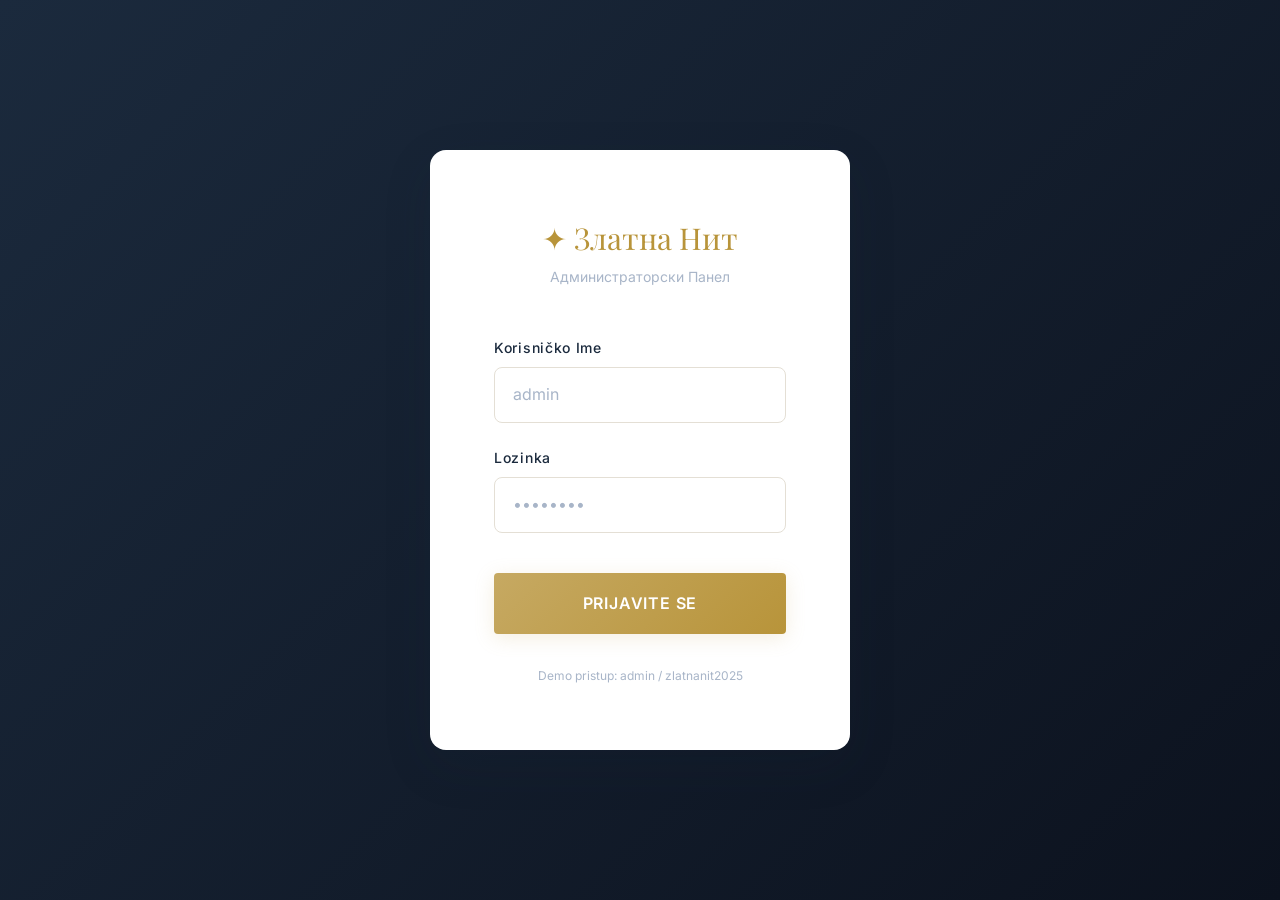
<file: admin/index.html>
<!DOCTYPE html>
<html lang="sr">
<head>
  <meta charset="UTF-8">
  <meta name="viewport" content="width=device-width, initial-scale=1.0">
  <meta name="robots" content="noindex, nofollow">
  <title>Admin — Златна Нит</title>
  <link rel="preconnect" href="https://fonts.googleapis.com">
  <link rel="preconnect" href="https://fonts.gstatic.com" crossorigin>
  <link href="https://fonts.googleapis.com/css2?family=Inter:wght@300;400;500;600;700&family=Playfair+Display:wght@400;600;700&display=swap" rel="stylesheet">
  <link rel="stylesheet" href="../css/variables.css">
  <link rel="stylesheet" href="../css/base.css">
  <link rel="stylesheet" href="../css/components.css">
  <link rel="stylesheet" href="../css/admin.css">
</head>
<body>
  <div class="admin-login">
    <div class="admin-login-card">
      <div class="login-logo">✦ Златна Нит</div>
      <p class="login-subtitle">Администраторски Панел</p>
      
      <p class="login-error" id="login-error">Pogrešno korisničko ime ili lozinka.</p>
      
      <form id="login-form" onsubmit="handleLogin(event)">
        <div class="form-group">
          <label class="form-label" for="login-username">Korisničko Ime</label>
          <input type="text" class="form-input" id="login-username" name="username" required placeholder="admin" autocomplete="username">
        </div>
        <div class="form-group">
          <label class="form-label" for="login-password">Lozinka</label>
          <input type="password" class="form-input" id="login-password" name="password" required placeholder="••••••••" autocomplete="current-password">
        </div>
        <button type="submit" class="btn btn-primary btn-lg" style="width: 100%; margin-top: var(--space-md);">
          Prijavite Se
        </button>
      </form>
      
      <p style="font-size: var(--text-xs); color: var(--text-muted); margin-top: var(--space-xl);">
        Demo pristup: admin / zlatnanit2025
      </p>
    </div>
  </div>

  <script src="../js/data.js"></script>
  <script>
    // Check if already logged in
    if (DB.isAdminLoggedIn()) {
      window.location.href = 'dashboard.html';
    }
    
    function handleLogin(event) {
      event.preventDefault();
      
      const username = document.getElementById('login-username').value;
      const password = document.getElementById('login-password').value;
      const errorEl = document.getElementById('login-error');
      
      if (DB.authenticate(username, password)) {
        DB.adminLogin();
        window.location.href = 'dashboard.html';
      } else {
        errorEl.classList.add('show');
        setTimeout(() => errorEl.classList.remove('show'), 3000);
      }
    }
  </script>
</body>
</html>
</file>
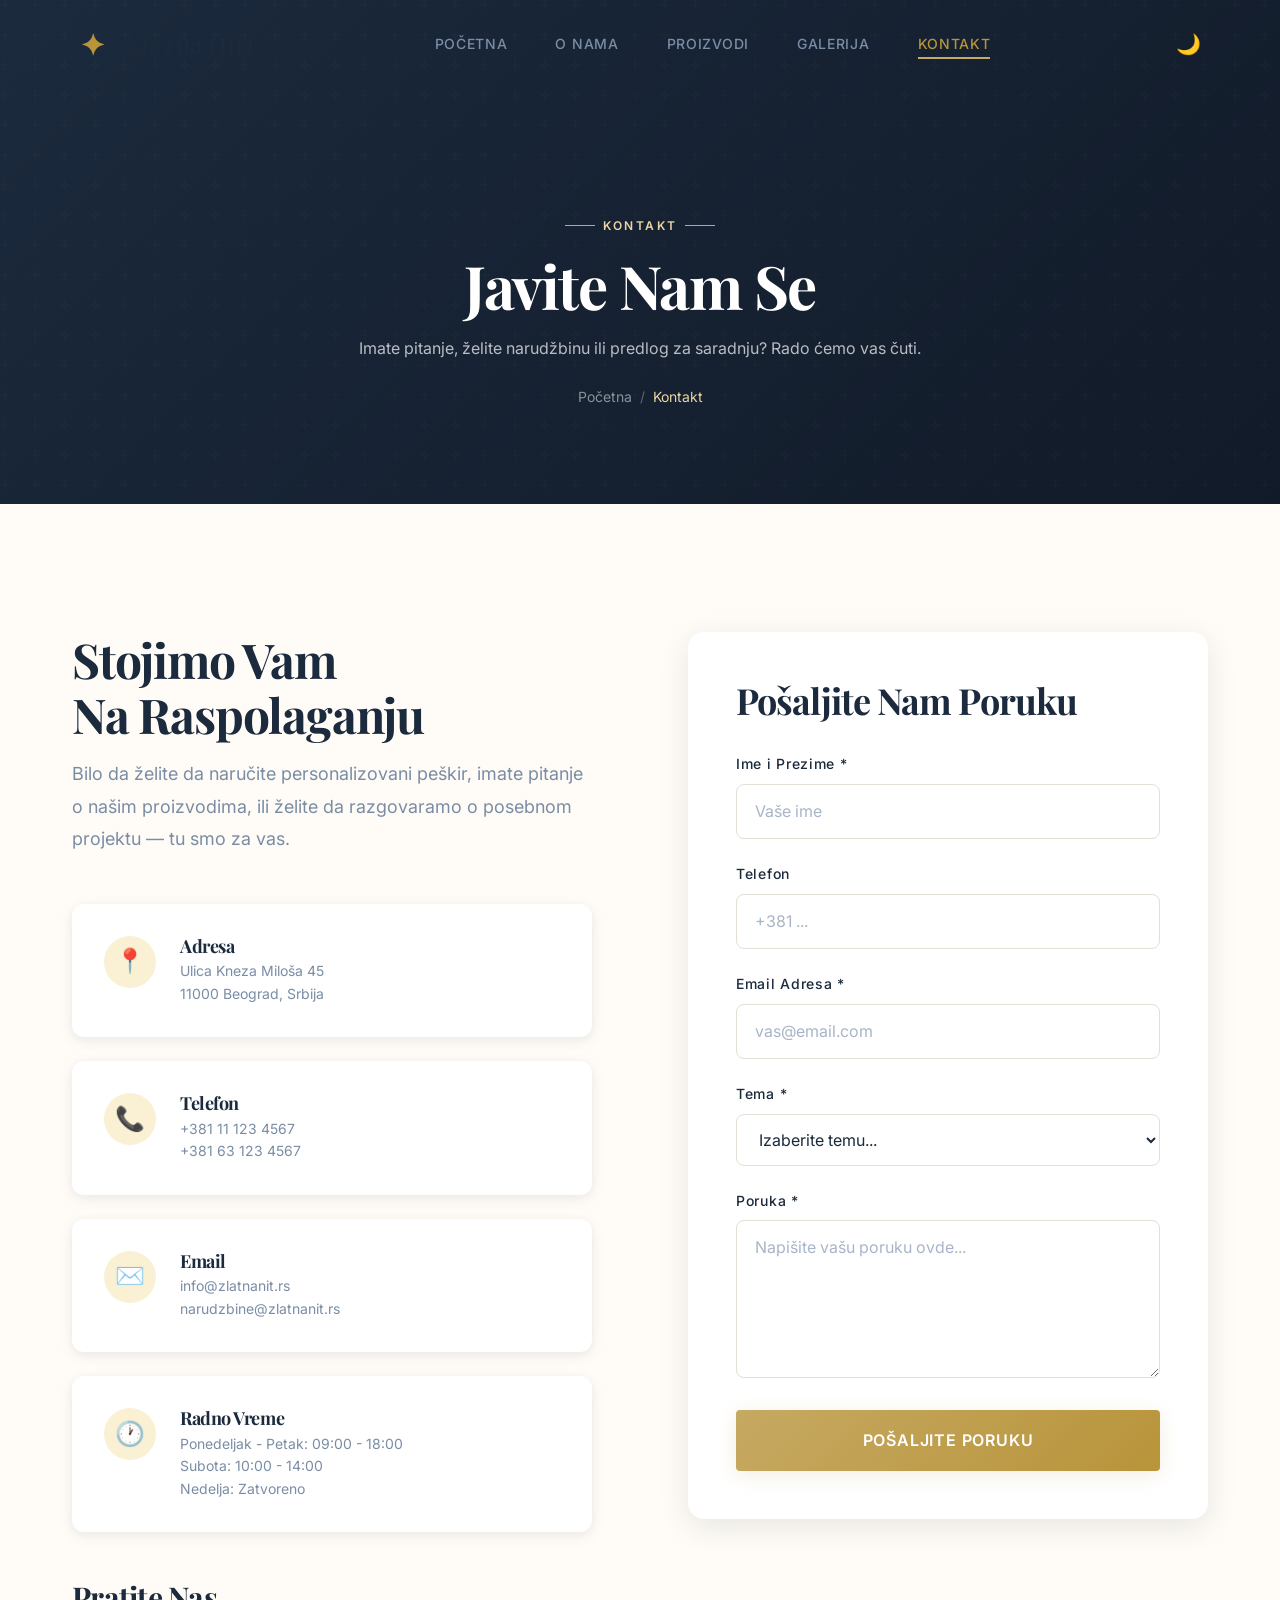
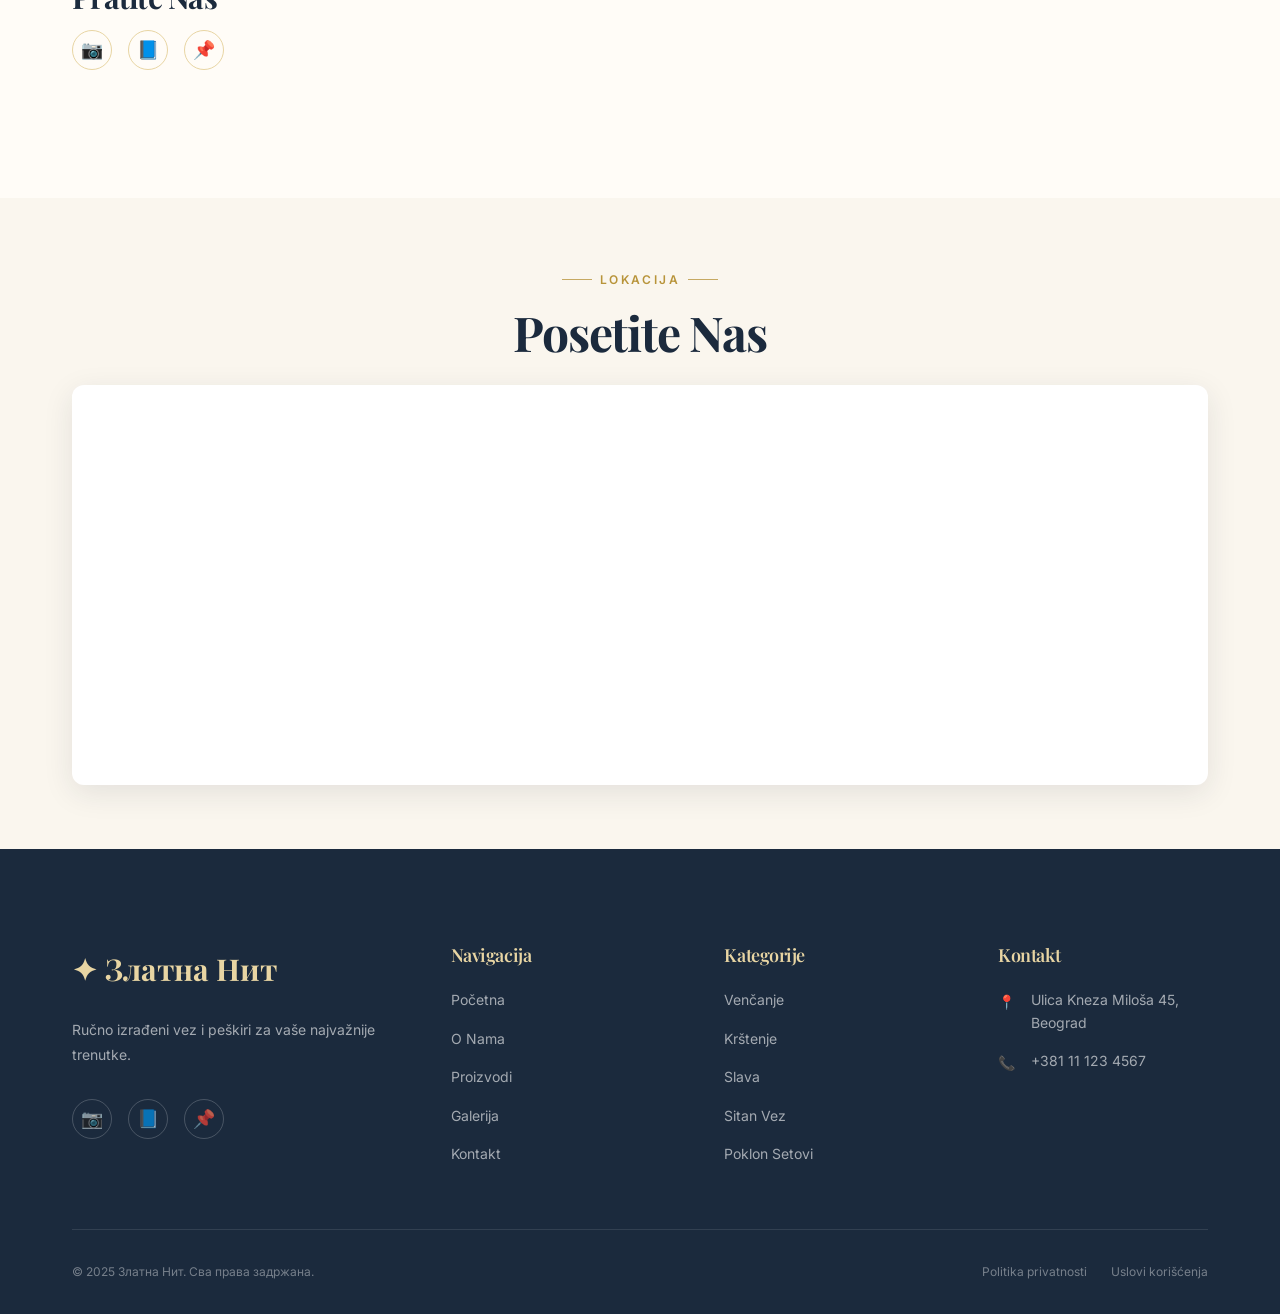
<file: contact.html>
<!DOCTYPE html>
<html lang="sr">
<head>
  <meta charset="UTF-8">
  <meta name="viewport" content="width=device-width, initial-scale=1.0">
  <meta name="description" content="Kontaktirajte Zlatnu Nit za narudžbine, pitanja ili saradnju. Stojimo vam na raspolaganju.">
  <title>Kontakt — Златна Нит</title>
  <link rel="preconnect" href="https://fonts.googleapis.com">
  <link rel="preconnect" href="https://fonts.gstatic.com" crossorigin>
  <link href="https://fonts.googleapis.com/css2?family=Cormorant+Garamond:ital,wght@0,400;0,600;1,400&family=Inter:wght@300;400;500;600;700&family=Playfair+Display:ital,wght@0,400;0,600;0,700;1,400&display=swap" rel="stylesheet">
  <link rel="stylesheet" href="css/variables.css">
  <link rel="stylesheet" href="css/base.css">
  <link rel="stylesheet" href="css/components.css">
  <link rel="stylesheet" href="css/layout.css">
  <link rel="stylesheet" href="css/pages.css">
  <link rel="stylesheet" href="css/animations.css">
</head>
<body>
  <div class="page-wrapper">

    <!-- Navigation -->
    <nav class="nav" id="main-nav">
      <div class="nav-container">
        <a href="index.html" class="nav-logo"><span class="nav-logo-icon">✦</span><span>Златна Нит</span></a>
        <div class="nav-links">
          <a href="index.html" class="nav-link">Početna</a>
          <a href="about.html" class="nav-link">O Nama</a>
          <a href="products.html" class="nav-link">Proizvodi</a>
          <a href="gallery.html" class="nav-link">Galerija</a>
          <a href="contact.html" class="nav-link active">Kontakt</a>
        </div>
        <div class="nav-actions">
          <button class="nav-theme-toggle" onclick="toggleTheme()" aria-label="Promeni temu"><span class="theme-icon">🌙</span></button>
        </div>
        <button class="nav-mobile-toggle" aria-label="Meni"><span></span><span></span><span></span></button>
      </div>
    </nav>
    <div class="nav-mobile-menu">
      <button class="nav-mobile-close" aria-label="Zatvori">✕</button>
      <a href="index.html" class="nav-link">Početna</a><a href="about.html" class="nav-link">O Nama</a><a href="products.html" class="nav-link">Proizvodi</a><a href="gallery.html" class="nav-link">Galerija</a><a href="contact.html" class="nav-link">Kontakt</a>
    </div>

    <!-- Page Header -->
    <div class="page-header">
      <div class="container">
        <span class="section-label">Kontakt</span>
        <h1>Javite Nam Se</h1>
        <p>Imate pitanje, želite narudžbinu ili predlog za saradnju? Rado ćemo vas čuti.</p>
        <div class="breadcrumbs">
          <a href="index.html">Početna</a>
          <span class="separator">/</span>
          <span class="current">Kontakt</span>
        </div>
      </div>
    </div>

    <main class="page-content page-transition">
      <section>
        <div class="container">
          <div class="contact-grid">
            
            <!-- Contact Info -->
            <div class="reveal-left">
              <h2 style="margin-bottom: var(--space-md);">Stojimo Vam <br>Na Raspolaganju</h2>
              <p style="color: var(--text-secondary); margin-bottom: var(--space-2xl); font-size: var(--text-md); line-height: var(--leading-relaxed);">
                Bilo da želite da naručite personalizovani peškir, imate pitanje o našim proizvodima, ili želite da razgovaramo o posebnom projektu — tu smo za vas.
              </p>
              
              <div class="contact-info-cards">
                <div class="contact-info-card">
                  <div class="contact-info-icon">📍</div>
                  <div>
                    <h4>Adresa</h4>
                    <p>Ulica Kneza Miloša 45<br>11000 Beograd, Srbija</p>
                  </div>
                </div>
                
                <div class="contact-info-card">
                  <div class="contact-info-icon">📞</div>
                  <div>
                    <h4>Telefon</h4>
                    <p>+381 11 123 4567<br>+381 63 123 4567</p>
                  </div>
                </div>
                
                <div class="contact-info-card">
                  <div class="contact-info-icon">✉️</div>
                  <div>
                    <h4>Email</h4>
                    <p>info@zlatnanit.rs<br>narudzbine@zlatnanit.rs</p>
                  </div>
                </div>
                
                <div class="contact-info-card">
                  <div class="contact-info-icon">🕐</div>
                  <div>
                    <h4>Radno Vreme</h4>
                    <p>Ponedeljak - Petak: 09:00 - 18:00<br>Subota: 10:00 - 14:00<br>Nedelja: Zatvoreno</p>
                  </div>
                </div>
              </div>
              
              <div style="margin-top: var(--space-2xl);">
                <h4 style="margin-bottom: var(--space-md);">Pratite Nas</h4>
                <div class="footer-social" style="justify-content: flex-start;">
                  <a href="#" aria-label="Instagram" style="border-color: var(--border-gold); color: var(--text-gold);">📷</a>
                  <a href="#" aria-label="Facebook" style="border-color: var(--border-gold); color: var(--text-gold);">📘</a>
                  <a href="#" aria-label="Pinterest" style="border-color: var(--border-gold); color: var(--text-gold);">📌</a>
                </div>
              </div>
            </div>
            
            <!-- Contact Form -->
            <div class="reveal-right">
              <div class="contact-form-wrapper">
                <h3>Pošaljite Nam Poruku</h3>
                
                <!-- Success message -->
                <div id="contact-success" style="display: none; text-align: center; padding: var(--space-3xl);">
                  <div style="font-size: 3rem; margin-bottom: var(--space-lg);">✓</div>
                  <h3 style="color: var(--success); margin-bottom: var(--space-md);">Poruka Uspešno Poslata!</h3>
                  <p style="color: var(--text-secondary);">Hvala vam na poruci. Odgovorićemo vam u najkraćem mogućem roku.</p>
                </div>
                
                <form id="contact-form">
                  <div class="admin-form-row">
                    <div class="form-group">
                      <label class="form-label" for="contact-name">Ime i Prezime *</label>
                      <input type="text" class="form-input" id="contact-name" name="name" required placeholder="Vaše ime">
                    </div>
                    <div class="form-group">
                      <label class="form-label" for="contact-phone">Telefon</label>
                      <input type="tel" class="form-input" id="contact-phone" name="phone" placeholder="+381 ...">
                    </div>
                  </div>
                  
                  <div class="form-group">
                    <label class="form-label" for="contact-email">Email Adresa *</label>
                    <input type="email" class="form-input" id="contact-email" name="email" required placeholder="vas@email.com">
                  </div>
                  
                  <div class="form-group">
                    <label class="form-label" for="contact-subject">Tema *</label>
                    <select class="form-select" id="contact-subject" name="subject" required>
                      <option value="">Izaberite temu...</option>
                      <option value="Narudžbina">Narudžbina proizvoda</option>
                      <option value="Personalizacija">Personalizovani proizvod</option>
                      <option value="Informacije">Informacije o proizvodima</option>
                      <option value="Saradnja">Poslovna saradnja</option>
                      <option value="Reklamacija">Reklamacija</option>
                      <option value="Ostalo">Ostalo</option>
                    </select>
                  </div>
                  
                  <div class="form-group">
                    <label class="form-label" for="contact-message">Poruka *</label>
                    <textarea class="form-textarea" id="contact-message" name="message" required placeholder="Napišite vašu poruku ovde..." rows="5"></textarea>
                  </div>
                  
                  <button type="submit" class="btn btn-primary btn-lg" style="width: 100%;">
                    Pošaljite Poruku
                  </button>
                </form>
              </div>
            </div>
          </div>
        </div>
      </section>

      <!-- Map Section -->
      <section style="background: var(--bg-secondary); padding: var(--space-3xl) 0;">
        <div class="container">
          <div class="text-center reveal">
            <span class="section-label">Lokacija</span>
            <h2 class="section-title">Posetite Nas</h2>
          </div>
          <div style="border-radius: var(--radius-lg); overflow: hidden; box-shadow: var(--shadow-lg); height: 400px; background: var(--bg-card);">
            <iframe 
              src="https://www.google.com/maps/embed?pb=!1m18!1m12!1m3!1d2830.1671773774513!2d20.4567!3d44.8125!2m3!1f0!2f0!3f0!3m2!1i1024!2i768!4f13.1!3m3!1m2!1s0x0%3A0x0!2zNDTCsDQ4JzQ1LjAiTiAyMMKwMjcnMjQuMCJF!5e0!3m2!1ssr!2srs!4v1234567890" 
              width="100%" 
              height="100%" 
              style="border:0;" 
              allowfullscreen="" 
              loading="lazy"
              title="Lokacija Zlatne Niti">
            </iframe>
          </div>
        </div>
      </section>
    </main>

    <!-- Footer -->
    <footer class="footer">
      <div class="container">
        <div class="footer-grid">
          <div class="footer-brand">
            <div class="footer-logo"><span>✦</span> Златна Нит</div>
            <p>Ručno izrađeni vez i peškiri za vaše najvažnije trenutke.</p>
            <div class="footer-social"><a href="#">📷</a><a href="#">📘</a><a href="#">📌</a></div>
          </div>
          <div>
            <h4 class="footer-heading">Navigacija</h4>
            <div class="footer-links"><a href="index.html">Početna</a><a href="about.html">O Nama</a><a href="products.html">Proizvodi</a><a href="gallery.html">Galerija</a><a href="contact.html">Kontakt</a></div>
          </div>
          <div>
            <h4 class="footer-heading">Kategorije</h4>
            <div class="footer-links"><a href="products.html?category=wedding">Venčanje</a><a href="products.html?category=baptism">Krštenje</a><a href="products.html?category=slava">Slava</a><a href="products.html?category=embroidery">Sitan Vez</a><a href="products.html?category=gifts">Poklon Setovi</a></div>
          </div>
          <div>
            <h4 class="footer-heading">Kontakt</h4>
            <div class="footer-contact-item"><span class="icon">📍</span><span>Ulica Kneza Miloša 45, Beograd</span></div>
            <div class="footer-contact-item"><span class="icon">📞</span><span>+381 11 123 4567</span></div>
          </div>
        </div>
        <div class="footer-bottom">
          <p>© 2025 Златна Нит. Сва права задржана.</p>
          <div class="footer-bottom-links"><a href="#">Politika privatnosti</a><a href="#">Uslovi korišćenja</a></div>
        </div>
      </div>
    </footer>
  </div>

  <script src="js/data.js"></script>
  <script src="js/app.js"></script>
  <script src="js/contact.js"></script>
</body>
</html>
</file>
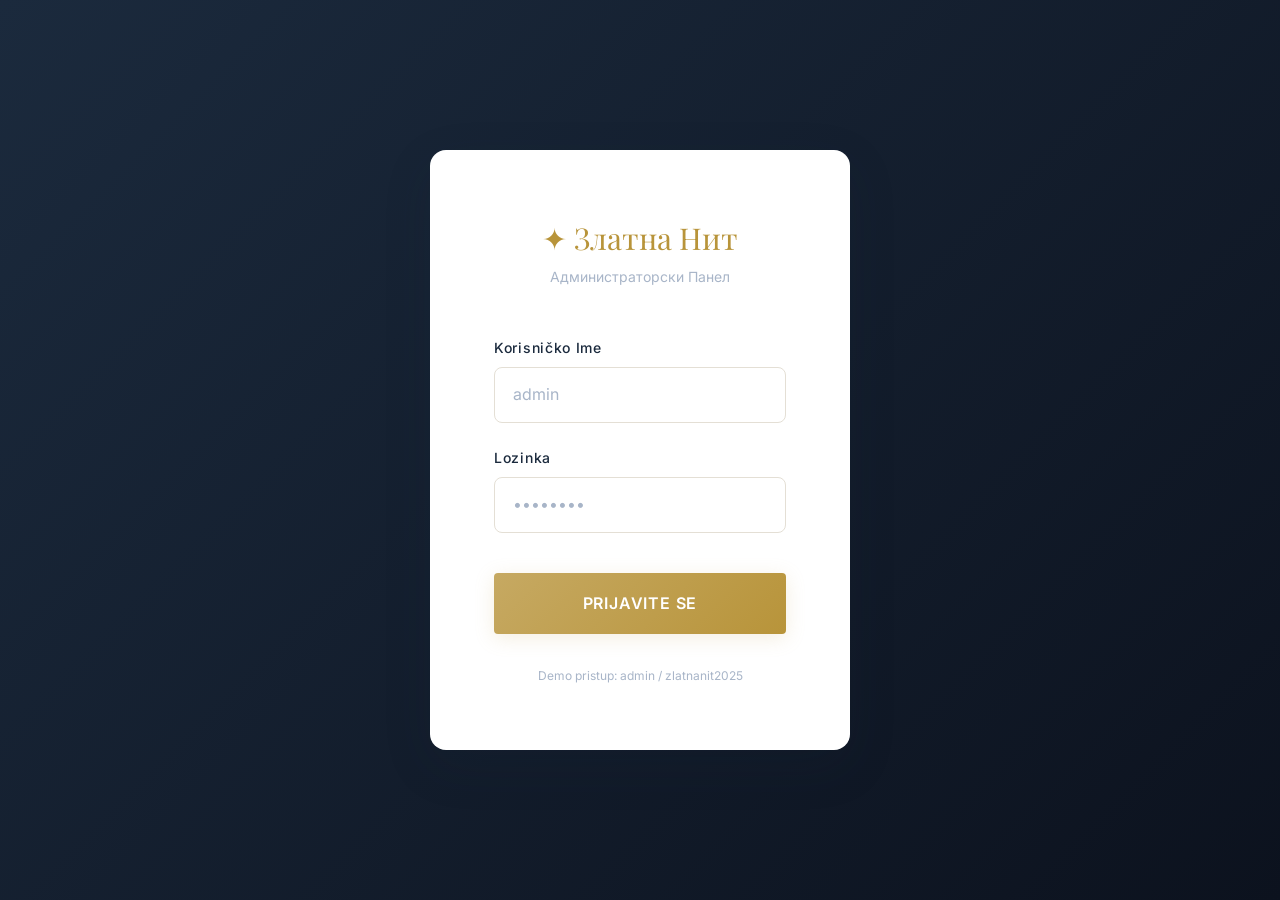
<file: admin/dashboard.html>
<!DOCTYPE html>
<html lang="sr">
<head>
  <meta charset="UTF-8">
  <meta name="viewport" content="width=device-width, initial-scale=1.0">
  <meta name="robots" content="noindex, nofollow">
  <title>Dashboard — Admin — Златна Нит</title>
  <link rel="preconnect" href="https://fonts.googleapis.com">
  <link rel="preconnect" href="https://fonts.gstatic.com" crossorigin>
  <link href="https://fonts.googleapis.com/css2?family=Inter:wght@300;400;500;600;700&family=Playfair+Display:wght@400;600;700&display=swap" rel="stylesheet">
  <link rel="stylesheet" href="../css/variables.css">
  <link rel="stylesheet" href="../css/base.css">
  <link rel="stylesheet" href="../css/components.css">
  <link rel="stylesheet" href="../css/layout.css">
  <link rel="stylesheet" href="../css/admin.css">
</head>
<body>
  <div class="admin-layout">
    
    <!-- Sidebar -->
    <aside class="admin-sidebar">
      <div class="admin-sidebar-logo">✦ Златна Нит</div>
      <p class="admin-sidebar-subtitle">Admin Panel</p>
      
      <nav class="admin-nav">
        <a href="dashboard.html" class="admin-nav-item active">
          <span class="icon">📊</span> Dashboard
        </a>
        <a href="products.html" class="admin-nav-item">
          <span class="icon">📦</span> Proizvodi
        </a>
        <a href="orders.html" class="admin-nav-item">
          <span class="icon">🛒</span> Porudžbine
        </a>
        <a href="messages.html" class="admin-nav-item">
          <span class="icon">💌</span> Poruke
        </a>
        <div class="admin-nav-divider"></div>
        <a href="../index.html" class="admin-nav-item">
          <span class="icon">🌐</span> Vidi Sajt
        </a>
        <a href="#" class="admin-nav-item logout" onclick="handleLogout()">
          <span class="icon">🚪</span> Odjavi Se
        </a>
      </nav>
    </aside>
    
    <!-- Main Content -->
    <main class="admin-main">
      <div class="admin-header">
        <div>
          <h1>Dashboard</h1>
          <p style="color: var(--text-secondary); font-size: var(--text-sm);">Dobrodošli nazad, Admin</p>
        </div>
        <div class="admin-header-actions">
          <button class="nav-theme-toggle" onclick="toggleTheme()" aria-label="Tema">
            <span class="theme-icon">🌙</span>
          </button>
        </div>
      </div>
      
      <!-- Stats Cards -->
      <div class="admin-stats-grid" id="admin-stats">
        <!-- Rendered by JS -->
      </div>
      
      <!-- Recent Orders & Messages -->
      <div class="grid grid-2" style="gap: var(--space-xl);">
        
        <!-- Recent Orders -->
        <div class="admin-table-wrapper">
          <div class="admin-table-header">
            <h3>Poslednje Porudžbine</h3>
            <a href="orders.html" class="btn btn-ghost btn-sm">Vidi Sve →</a>
          </div>
          <table class="admin-table">
            <thead>
              <tr>
                <th>Kupac</th>
                <th>Proizvod</th>
                <th>Status</th>
                <th>Datum</th>
              </tr>
            </thead>
            <tbody id="recent-orders">
              <!-- Rendered by JS -->
            </tbody>
          </table>
        </div>
        
        <!-- Recent Messages -->
        <div class="admin-table-wrapper">
          <div class="admin-table-header">
            <h3>Poslednje Poruke</h3>
            <a href="messages.html" class="btn btn-ghost btn-sm">Vidi Sve →</a>
          </div>
          <table class="admin-table">
            <thead>
              <tr>
                <th>Od</th>
                <th>Tema</th>
                <th>Status</th>
                <th>Datum</th>
              </tr>
            </thead>
            <tbody id="recent-messages">
              <!-- Rendered by JS -->
            </tbody>
          </table>
        </div>
      </div>
    </main>
  </div>

  <script src="../js/data.js"></script>
  <script src="../js/app.js"></script>
  <script>
    // Auth check
    if (!DB.isAdminLoggedIn()) {
      window.location.href = 'index.html';
    }
    
    function handleLogout() {
      DB.adminLogout();
      window.location.href = 'index.html';
    }
    
    document.addEventListener('DOMContentLoaded', () => {
      renderDashboardStats();
      renderRecentOrders();
      renderRecentMessages();
    });
    
    function renderDashboardStats() {
      const products = DB.getAll('products');
      const orders = DB.getAll('orders');
      const messages = DB.getAll('messages');
      const newOrders = orders.filter(o => o.status === 'new');
      const unreadMessages = messages.filter(m => !m.read);
      
      const totalRevenue = orders.reduce((sum, o) => sum + (o.productPrice || 0) * (o.quantity || 1), 0);
      
      document.getElementById('admin-stats').innerHTML = `
        <div class="admin-stat-card">
          <div class="admin-stat-info">
            <div class="stat-value">${products.length}</div>
            <div class="stat-label">Proizvoda</div>
          </div>
          <div class="stat-icon gold">📦</div>
        </div>
        <div class="admin-stat-card">
          <div class="admin-stat-info">
            <div class="stat-value">${orders.length}</div>
            <div class="stat-label">Porudžbina (${newOrders.length} novih)</div>
          </div>
          <div class="stat-icon green">🛒</div>
        </div>
        <div class="admin-stat-card">
          <div class="admin-stat-info">
            <div class="stat-value">${messages.length}</div>
            <div class="stat-label">Poruka (${unreadMessages.length} nepročitanih)</div>
          </div>
          <div class="stat-icon blue">💌</div>
        </div>
        <div class="admin-stat-card">
          <div class="admin-stat-info">
            <div class="stat-value">${formatPrice(totalRevenue)}</div>
            <div class="stat-label">Ukupan Prihod</div>
          </div>
          <div class="stat-icon gold">💰</div>
        </div>
      `;
    }
    
    function renderRecentOrders() {
      const orders = DB.getAll('orders').slice(-5).reverse();
      const tbody = document.getElementById('recent-orders');
      
      if (orders.length === 0) {
        tbody.innerHTML = '<tr><td colspan="4" style="text-align:center; padding: var(--space-xl); color: var(--text-muted);">Nema porudžbina</td></tr>';
        return;
      }
      
      tbody.innerHTML = orders.map(o => {
        const statusMap = {
          'new': '<span class="badge badge-warning">Nova</span>',
          'processing': '<span class="badge badge-gold">U obradi</span>',
          'completed': '<span class="badge badge-success">Završena</span>',
          'cancelled': '<span class="badge badge-error">Otkazana</span>'
        };
        return `
          <tr>
            <td><strong>${o.customerName}</strong></td>
            <td>${(o.productTitle || '').substring(0, 25)}...</td>
            <td>${statusMap[o.status] || statusMap['new']}</td>
            <td>${timeAgo(o.createdAt)}</td>
          </tr>`;
      }).join('');
    }
    
    function renderRecentMessages() {
      const messages = DB.getAll('messages').slice(-5).reverse();
      const tbody = document.getElementById('recent-messages');
      
      if (messages.length === 0) {
        tbody.innerHTML = '<tr><td colspan="4" style="text-align:center; padding: var(--space-xl); color: var(--text-muted);">Nema poruka</td></tr>';
        return;
      }
      
      tbody.innerHTML = messages.map(m => `
        <tr>
          <td><strong>${m.name}</strong></td>
          <td>${m.subject || 'Bez teme'}</td>
          <td>${m.read ? '<span class="badge badge-success">Pročitana</span>' : '<span class="badge badge-warning">Nova</span>'}</td>
          <td>${timeAgo(m.createdAt)}</td>
        </tr>
      `).join('');
    }
  </script>
</body>
</html>
</file>
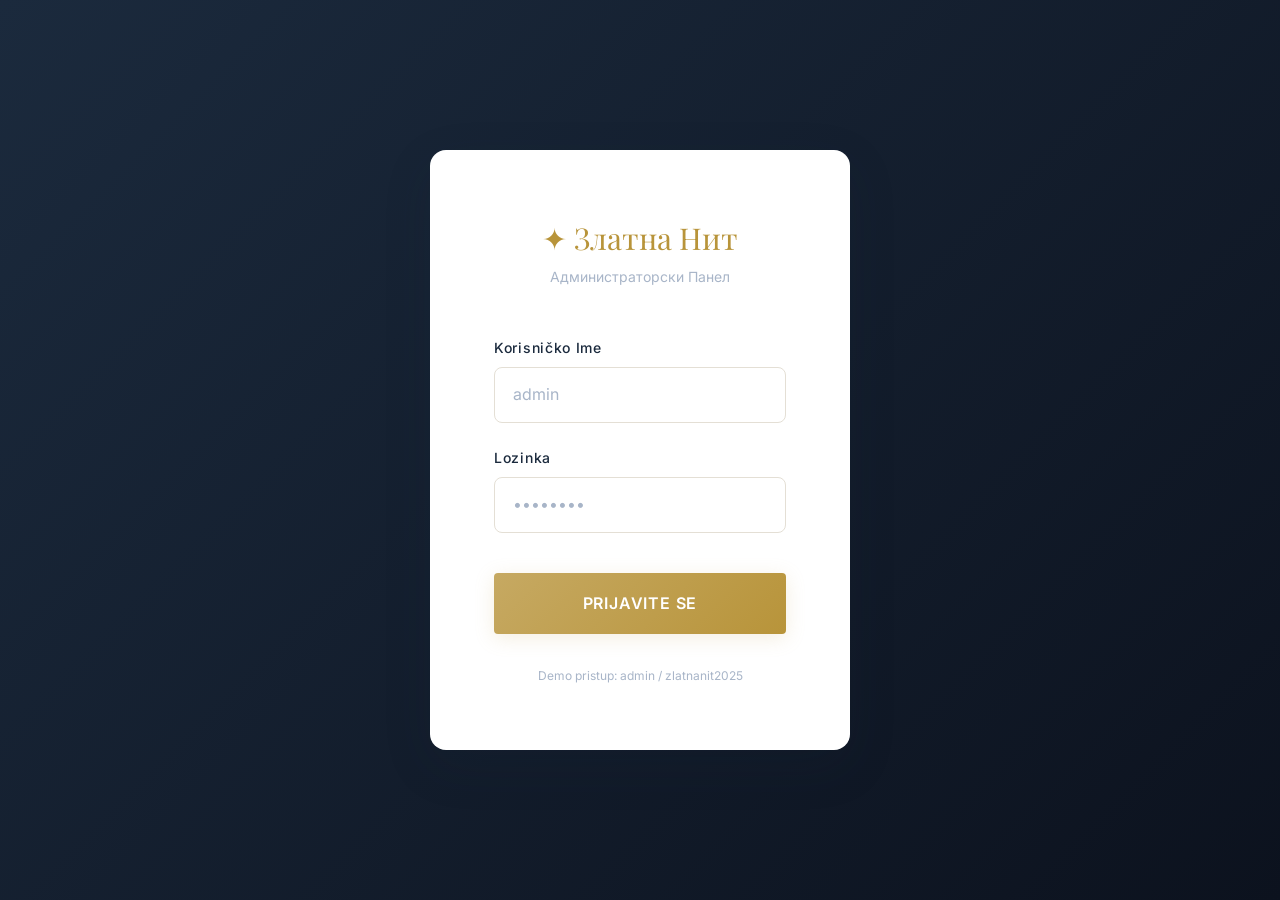
<file: admin/messages.html>
<!DOCTYPE html>
<html lang="sr">
<head>
  <meta charset="UTF-8">
  <meta name="viewport" content="width=device-width, initial-scale=1.0">
  <meta name="robots" content="noindex, nofollow">
  <title>Poruke — Admin — Златна Нит</title>
  <link rel="preconnect" href="https://fonts.googleapis.com">
  <link rel="preconnect" href="https://fonts.gstatic.com" crossorigin>
  <link href="https://fonts.googleapis.com/css2?family=Inter:wght@300;400;500;600;700&family=Playfair+Display:wght@400;600;700&display=swap" rel="stylesheet">
  <link rel="stylesheet" href="../css/variables.css">
  <link rel="stylesheet" href="../css/base.css">
  <link rel="stylesheet" href="../css/components.css">
  <link rel="stylesheet" href="../css/layout.css">
  <link rel="stylesheet" href="../css/admin.css">
</head>
<body>
  <div class="admin-layout">
    <aside class="admin-sidebar">
      <div class="admin-sidebar-logo">✦ Златна Нит</div>
      <p class="admin-sidebar-subtitle">Admin Panel</p>
      <nav class="admin-nav">
        <a href="dashboard.html" class="admin-nav-item"><span class="icon">📊</span> Dashboard</a>
        <a href="products.html" class="admin-nav-item"><span class="icon">📦</span> Proizvodi</a>
        <a href="orders.html" class="admin-nav-item"><span class="icon">🛒</span> Porudžbine</a>
        <a href="messages.html" class="admin-nav-item active"><span class="icon">💌</span> Poruke</a>
        <div class="admin-nav-divider"></div>
        <a href="../index.html" class="admin-nav-item"><span class="icon">🌐</span> Vidi Sajt</a>
        <a href="#" class="admin-nav-item logout" onclick="handleLogout()"><span class="icon">🚪</span> Odjavi Se</a>
      </nav>
    </aside>
    
    <main class="admin-main">
      <div class="admin-header">
        <h1>Poruke</h1>
        <button class="nav-theme-toggle" onclick="toggleTheme()"><span class="theme-icon">🌙</span></button>
      </div>
      
      <!-- Stats -->
      <div class="admin-stats-grid" style="grid-template-columns: repeat(3, 1fr); margin-bottom: var(--space-2xl);">
        <div class="admin-stat-card">
          <div class="admin-stat-info">
            <div class="stat-value" id="msg-total">0</div>
            <div class="stat-label">Ukupno Poruka</div>
          </div>
          <div class="stat-icon blue">💌</div>
        </div>
        <div class="admin-stat-card">
          <div class="admin-stat-info">
            <div class="stat-value" id="msg-unread">0</div>
            <div class="stat-label">Nepročitane</div>
          </div>
          <div class="stat-icon gold">🆕</div>
        </div>
        <div class="admin-stat-card">
          <div class="admin-stat-info">
            <div class="stat-value" id="msg-read">0</div>
            <div class="stat-label">Pročitane</div>
          </div>
          <div class="stat-icon green">✅</div>
        </div>
      </div>
      
      <!-- Messages Table -->
      <div class="admin-table-wrapper">
        <div class="admin-table-header">
          <h3>Sve Poruke</h3>
          <div style="display: flex; gap: var(--space-md);">
            <select id="msg-filter" class="form-select" style="padding: 8px 16px; font-size: var(--text-sm);" onchange="renderMessages()">
              <option value="all">Sve</option>
              <option value="unread">Nepročitane</option>
              <option value="read">Pročitane</option>
            </select>
          </div>
        </div>
        <table class="admin-table">
          <thead>
            <tr>
              <th>Od</th>
              <th>Email</th>
              <th>Tema</th>
              <th>Poruka</th>
              <th>Status</th>
              <th>Datum</th>
              <th>Akcije</th>
            </tr>
          </thead>
          <tbody id="messages-table-body"></tbody>
        </table>
      </div>
      
      <!-- Message Detail Modal -->
      <div class="modal-overlay" id="message-modal">
        <div class="modal">
          <div class="modal-header">
            <h3 class="modal-title">Detalji Poruke</h3>
            <button class="modal-close" onclick="closeMessageModal()">✕</button>
          </div>
          <div id="message-modal-content"></div>
        </div>
      </div>
    </main>
  </div>

  <script src="../js/data.js"></script>
  <script src="../js/app.js"></script>
  <script>
    if (!DB.isAdminLoggedIn()) window.location.href = 'index.html';
    function handleLogout() { DB.adminLogout(); window.location.href = 'index.html'; }
    
    document.addEventListener('DOMContentLoaded', () => {
      renderMessageStats();
      renderMessages();
    });
    
    function renderMessageStats() {
      const messages = DB.getAll('messages');
      document.getElementById('msg-total').textContent = messages.length;
      document.getElementById('msg-unread').textContent = messages.filter(m => !m.read).length;
      document.getElementById('msg-read').textContent = messages.filter(m => m.read).length;
    }
    
    function renderMessages() {
      const filter = document.getElementById('msg-filter').value;
      let messages = DB.getAll('messages').reverse();
      
      if (filter === 'unread') messages = messages.filter(m => !m.read);
      if (filter === 'read') messages = messages.filter(m => m.read);
      
      const tbody = document.getElementById('messages-table-body');
      
      if (messages.length === 0) {
        tbody.innerHTML = '<tr><td colspan="7" style="text-align:center; padding: var(--space-xl); color: var(--text-muted);">Nema poruka</td></tr>';
        return;
      }
      
      tbody.innerHTML = messages.map(m => `
        <tr style="${!m.read ? 'font-weight: 600;' : ''}">
          <td><strong>${m.name}</strong></td>
          <td>${m.email}</td>
          <td>${m.subject || '-'}</td>
          <td>${(m.message || '').substring(0, 40)}${(m.message || '').length > 40 ? '...' : ''}</td>
          <td>${m.read ? '<span class="badge badge-success">Pročitana</span>' : '<span class="badge badge-warning">Nova</span>'}</td>
          <td>${timeAgo(m.createdAt)}</td>
          <td>
            <div class="actions-cell">
              <button class="action-btn" onclick="viewMessage('${m.id}')" title="Pogledaj">👁️</button>
              <button class="action-btn" onclick="toggleRead('${m.id}')" title="Označi">${m.read ? '📭' : '📬'}</button>
              <button class="action-btn delete" onclick="deleteMessage('${m.id}')" title="Obriši">🗑️</button>
            </div>
          </td>
        </tr>
      `).join('');
    }
    
    function viewMessage(id) {
      const m = DB.getById('messages', id);
      if (!m) return;
      
      // Mark as read
      if (!m.read) {
        DB.update('messages', id, { read: true });
        renderMessageStats();
        renderMessages();
      }
      
      document.getElementById('message-modal-content').innerHTML = `
        <div style="display: grid; gap: var(--space-lg);">
          <div style="display: grid; grid-template-columns: 1fr 1fr; gap: var(--space-md);">
            <div><strong>Od:</strong><br>${m.name}</div>
            <div><strong>Email:</strong><br><a href="mailto:${m.email}" style="color: var(--text-gold);">${m.email}</a></div>
            ${m.phone ? `<div><strong>Telefon:</strong><br>${m.phone}</div>` : ''}
            <div><strong>Tema:</strong><br>${m.subject || '-'}</div>
          </div>
          <div>
            <strong>Poruka:</strong>
            <div style="margin-top: var(--space-sm); padding: var(--space-lg); background: var(--bg-secondary); border-radius: var(--radius-md); line-height: var(--leading-relaxed); color: var(--text-secondary);">
              ${m.message}
            </div>
          </div>
          <div><strong>Primljeno:</strong><br>${new Date(m.createdAt).toLocaleString('sr-RS')}</div>
          <div style="display: flex; gap: var(--space-md);">
            <a href="mailto:${m.email}?subject=Re: ${m.subject || ''}" class="btn btn-primary">Odgovori Emailom</a>
            <button class="btn btn-secondary" onclick="closeMessageModal()">Zatvori</button>
          </div>
        </div>
      `;
      
      document.getElementById('message-modal').classList.add('active');
    }
    
    function closeMessageModal() {
      document.getElementById('message-modal').classList.remove('active');
    }
    
    function toggleRead(id) {
      const m = DB.getById('messages', id);
      if (m) {
        DB.update('messages', id, { read: !m.read });
        renderMessages();
        renderMessageStats();
      }
    }
    
    function deleteMessage(id) {
      if (confirm('Obrisati ovu poruku?')) {
        DB.delete('messages', id);
        renderMessages();
        renderMessageStats();
        showToast('Poruka je obrisana.', 'success');
      }
    }
  </script>
</body>
</html>
</file>
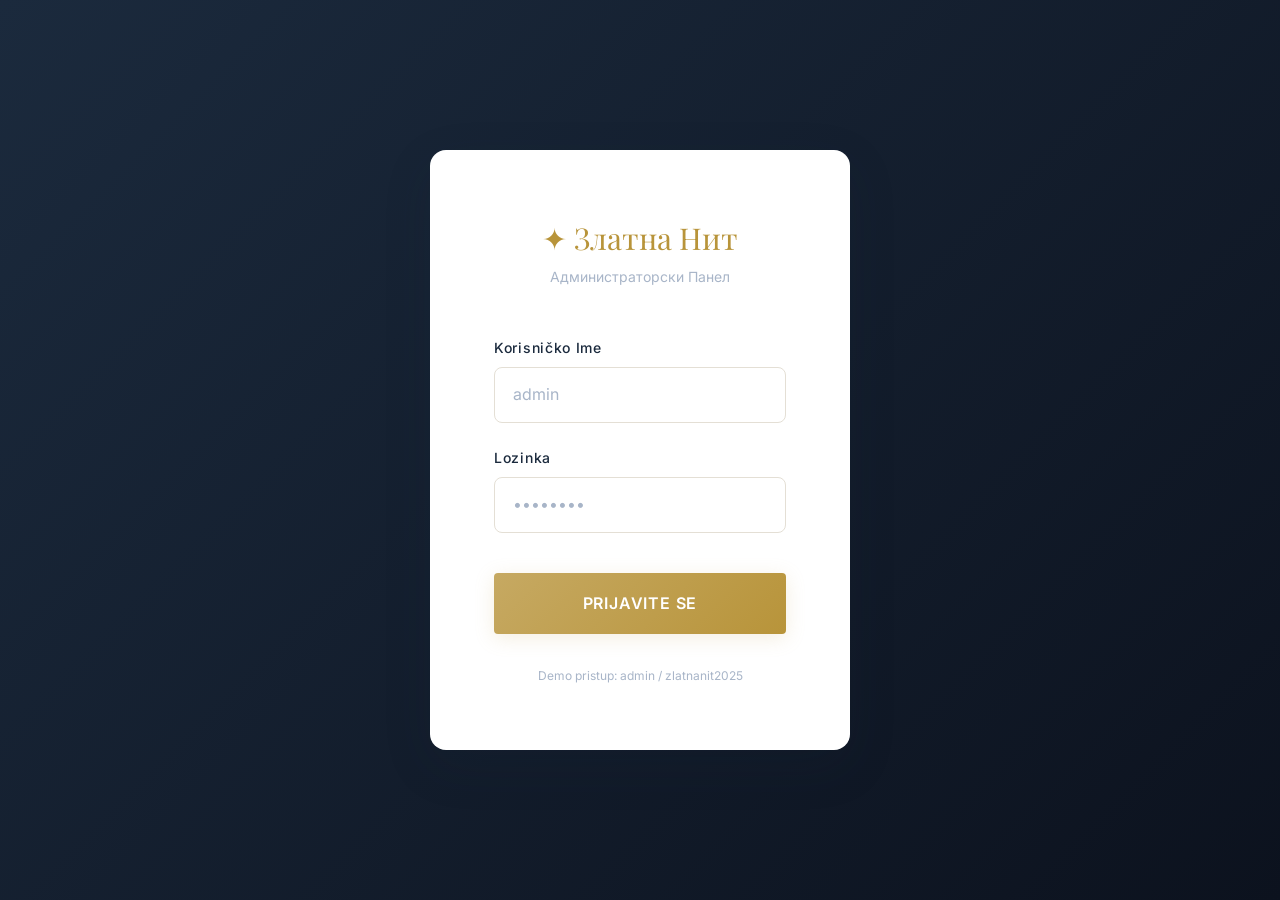
<file: admin/orders.html>
<!DOCTYPE html>
<html lang="sr">
<head>
  <meta charset="UTF-8">
  <meta name="viewport" content="width=device-width, initial-scale=1.0">
  <meta name="robots" content="noindex, nofollow">
  <title>Porudžbine — Admin — Златна Нит</title>
  <link rel="preconnect" href="https://fonts.googleapis.com">
  <link rel="preconnect" href="https://fonts.gstatic.com" crossorigin>
  <link href="https://fonts.googleapis.com/css2?family=Inter:wght@300;400;500;600;700&family=Playfair+Display:wght@400;600;700&display=swap" rel="stylesheet">
  <link rel="stylesheet" href="../css/variables.css">
  <link rel="stylesheet" href="../css/base.css">
  <link rel="stylesheet" href="../css/components.css">
  <link rel="stylesheet" href="../css/layout.css">
  <link rel="stylesheet" href="../css/admin.css">
</head>
<body>
  <div class="admin-layout">
    <aside class="admin-sidebar">
      <div class="admin-sidebar-logo">✦ Златна Нит</div>
      <p class="admin-sidebar-subtitle">Admin Panel</p>
      <nav class="admin-nav">
        <a href="dashboard.html" class="admin-nav-item"><span class="icon">📊</span> Dashboard</a>
        <a href="products.html" class="admin-nav-item"><span class="icon">📦</span> Proizvodi</a>
        <a href="orders.html" class="admin-nav-item active"><span class="icon">🛒</span> Porudžbine</a>
        <a href="messages.html" class="admin-nav-item"><span class="icon">💌</span> Poruke</a>
        <div class="admin-nav-divider"></div>
        <a href="../index.html" class="admin-nav-item"><span class="icon">🌐</span> Vidi Sajt</a>
        <a href="#" class="admin-nav-item logout" onclick="handleLogout()"><span class="icon">🚪</span> Odjavi Se</a>
      </nav>
    </aside>
    
    <main class="admin-main">
      <div class="admin-header">
        <h1>Porudžbine</h1>
        <button class="nav-theme-toggle" onclick="toggleTheme()"><span class="theme-icon">🌙</span></button>
      </div>
      
      <!-- Stats -->
      <div class="admin-stats-grid" style="grid-template-columns: repeat(4, 1fr); margin-bottom: var(--space-2xl);">
        <div class="admin-stat-card">
          <div class="admin-stat-info">
            <div class="stat-value" id="stat-total">0</div>
            <div class="stat-label">Ukupno</div>
          </div>
          <div class="stat-icon gold">📋</div>
        </div>
        <div class="admin-stat-card">
          <div class="admin-stat-info">
            <div class="stat-value" id="stat-new">0</div>
            <div class="stat-label">Nove</div>
          </div>
          <div class="stat-icon blue">🆕</div>
        </div>
        <div class="admin-stat-card">
          <div class="admin-stat-info">
            <div class="stat-value" id="stat-processing">0</div>
            <div class="stat-label">U Obradi</div>
          </div>
          <div class="stat-icon gold">⏳</div>
        </div>
        <div class="admin-stat-card">
          <div class="admin-stat-info">
            <div class="stat-value" id="stat-completed">0</div>
            <div class="stat-label">Završene</div>
          </div>
          <div class="stat-icon green">✅</div>
        </div>
      </div>
      
      <!-- Orders Table -->
      <div class="admin-table-wrapper">
        <div class="admin-table-header">
          <h3>Sve Porudžbine</h3>
          <div style="display: flex; gap: var(--space-md);">
            <select id="order-filter" class="form-select" style="padding: 8px 16px; font-size: var(--text-sm);" onchange="renderOrders()">
              <option value="all">Sve</option>
              <option value="new">Nove</option>
              <option value="processing">U obradi</option>
              <option value="completed">Završene</option>
              <option value="cancelled">Otkazane</option>
            </select>
          </div>
        </div>
        <table class="admin-table">
          <thead>
            <tr>
              <th>ID</th>
              <th>Kupac</th>
              <th>Proizvod</th>
              <th>Kol.</th>
              <th>Telefon</th>
              <th>Status</th>
              <th>Datum</th>
              <th>Akcije</th>
            </tr>
          </thead>
          <tbody id="orders-table-body"></tbody>
        </table>
      </div>
      
      <!-- Order Detail Modal -->
      <div class="modal-overlay" id="order-modal">
        <div class="modal">
          <div class="modal-header">
            <h3 class="modal-title">Detalji Porudžbine</h3>
            <button class="modal-close" onclick="closeOrderModal()">✕</button>
          </div>
          <div id="order-modal-content"></div>
        </div>
      </div>
    </main>
  </div>

  <script src="../js/data.js"></script>
  <script src="../js/app.js"></script>
  <script>
    if (!DB.isAdminLoggedIn()) window.location.href = 'index.html';
    function handleLogout() { DB.adminLogout(); window.location.href = 'index.html'; }
    
    document.addEventListener('DOMContentLoaded', () => {
      renderOrderStats();
      renderOrders();
    });
    
    function renderOrderStats() {
      const orders = DB.getAll('orders');
      document.getElementById('stat-total').textContent = orders.length;
      document.getElementById('stat-new').textContent = orders.filter(o => o.status === 'new').length;
      document.getElementById('stat-processing').textContent = orders.filter(o => o.status === 'processing').length;
      document.getElementById('stat-completed').textContent = orders.filter(o => o.status === 'completed').length;
    }
    
    function renderOrders() {
      const filter = document.getElementById('order-filter').value;
      let orders = DB.getAll('orders').reverse();
      
      if (filter !== 'all') {
        orders = orders.filter(o => o.status === filter);
      }
      
      const tbody = document.getElementById('orders-table-body');
      
      if (orders.length === 0) {
        tbody.innerHTML = '<tr><td colspan="8" style="text-align:center; padding: var(--space-xl); color: var(--text-muted);">Nema porudžbina</td></tr>';
        return;
      }
      
      const statusMap = {
        'new': '<span class="badge badge-warning">Nova</span>',
        'processing': '<span class="badge badge-gold">U obradi</span>',
        'completed': '<span class="badge badge-success">Završena</span>',
        'cancelled': '<span class="badge badge-error">Otkazana</span>'
      };
      
      tbody.innerHTML = orders.map(o => `
        <tr>
          <td style="font-family: monospace; font-size: var(--text-xs);">${o.id.substring(0, 12)}...</td>
          <td><strong>${o.customerName}</strong></td>
          <td>${(o.productTitle || '').substring(0, 30)}</td>
          <td>${o.quantity || 1}</td>
          <td>${o.customerPhone || '-'}</td>
          <td>${statusMap[o.status] || statusMap['new']}</td>
          <td>${timeAgo(o.createdAt)}</td>
          <td>
            <div class="actions-cell">
              <button class="action-btn" onclick="viewOrder('${o.id}')" title="Detalji">👁️</button>
              <button class="action-btn" onclick="changeOrderStatus('${o.id}')" title="Promeni status">🔄</button>
              <button class="action-btn delete" onclick="deleteOrder('${o.id}')" title="Obriši">🗑️</button>
            </div>
          </td>
        </tr>
      `).join('');
    }
    
    function viewOrder(id) {
      const o = DB.getById('orders', id);
      if (!o) return;
      
      document.getElementById('order-modal-content').innerHTML = `
        <div style="display: grid; gap: var(--space-lg);">
          <div style="display: grid; grid-template-columns: 1fr 1fr; gap: var(--space-md);">
            <div><strong>Kupac:</strong><br>${o.customerName}</div>
            <div><strong>Telefon:</strong><br>${o.customerPhone || '-'}</div>
            <div><strong>Email:</strong><br>${o.customerEmail || '-'}</div>
            <div><strong>Količina:</strong><br>${o.quantity || 1}</div>
          </div>
          <div><strong>Proizvod:</strong><br>${o.productTitle}</div>
          <div><strong>Cena:</strong><br>${formatPrice(o.productPrice || 0)}</div>
          ${o.personalization ? `<div><strong>Personalizacija:</strong><br>${o.personalization}</div>` : ''}
          ${o.message ? `<div><strong>Napomena:</strong><br>${o.message}</div>` : ''}
          <div><strong>Datum:</strong><br>${new Date(o.createdAt).toLocaleString('sr-RS')}</div>
          <div>
            <strong>Status:</strong><br>
            <select class="form-select" style="margin-top: var(--space-sm);" onchange="updateOrderStatus('${o.id}', this.value)">
              <option value="new" ${o.status==='new'?'selected':''}>Nova</option>
              <option value="processing" ${o.status==='processing'?'selected':''}>U obradi</option>
              <option value="completed" ${o.status==='completed'?'selected':''}>Završena</option>
              <option value="cancelled" ${o.status==='cancelled'?'selected':''}>Otkazana</option>
            </select>
          </div>
        </div>
      `;
      
      document.getElementById('order-modal').classList.add('active');
    }
    
    function closeOrderModal() {
      document.getElementById('order-modal').classList.remove('active');
    }
    
    function changeOrderStatus(id) {
      const o = DB.getById('orders', id);
      if (!o) return;
      const statusFlow = ['new', 'processing', 'completed'];
      const currentIdx = statusFlow.indexOf(o.status);
      const nextStatus = statusFlow[currentIdx + 1] || statusFlow[0];
      updateOrderStatus(id, nextStatus);
    }
    
    function updateOrderStatus(id, status) {
      DB.update('orders', id, { status });
      renderOrders();
      renderOrderStats();
      showToast('Status porudžbine je ažuriran.', 'success');
    }
    
    function deleteOrder(id) {
      if (confirm('Obrisati ovu porudžbinu?')) {
        DB.delete('orders', id);
        renderOrders();
        renderOrderStats();
        showToast('Porudžbina je obrisana.', 'success');
      }
    }
  </script>
</body>
</html>
</file>
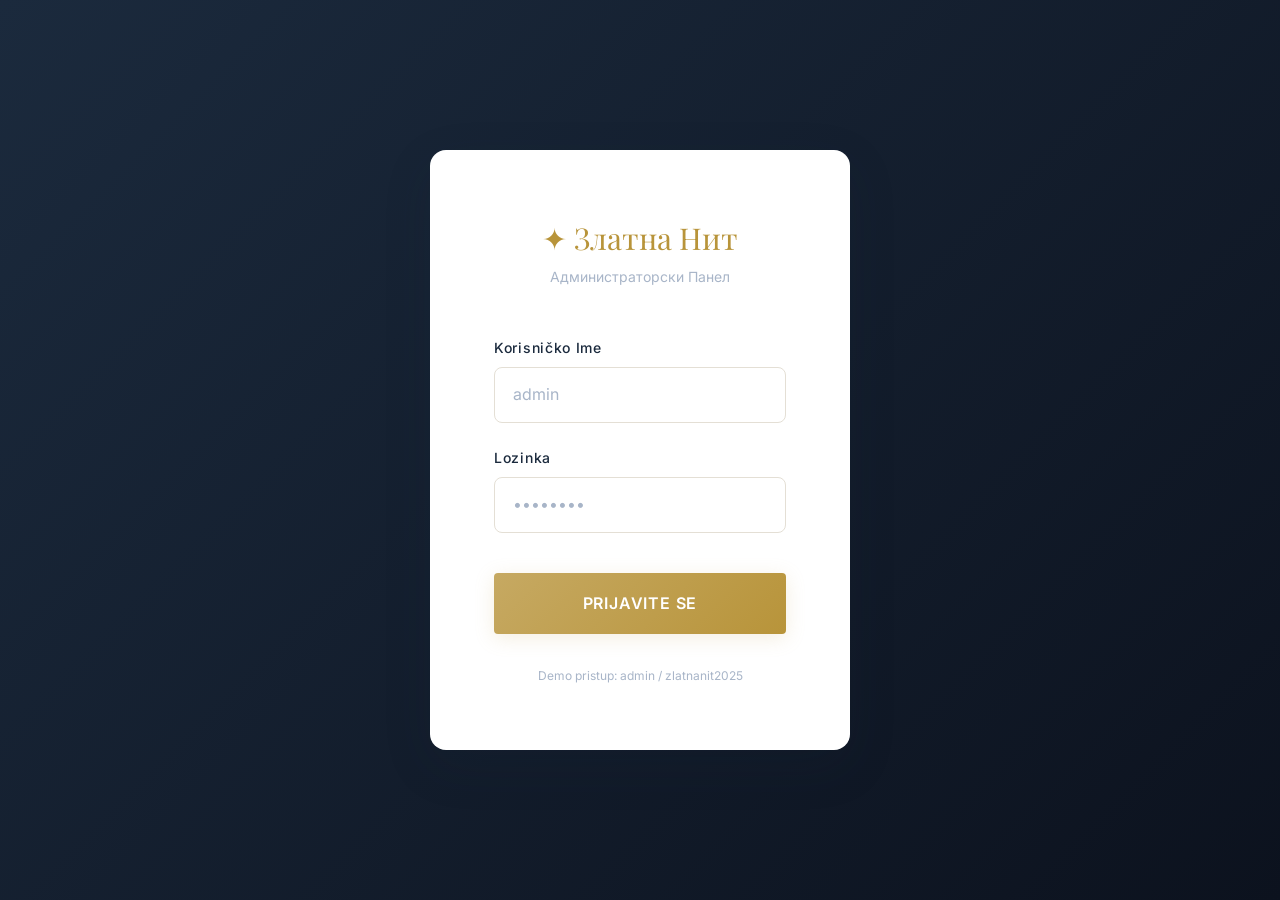
<file: admin/products.html>
<!DOCTYPE html>
<html lang="sr">
<head>
  <meta charset="UTF-8">
  <meta name="viewport" content="width=device-width, initial-scale=1.0">
  <meta name="robots" content="noindex, nofollow">
  <title>Proizvodi — Admin — Златна Нит</title>
  <link rel="preconnect" href="https://fonts.googleapis.com">
  <link rel="preconnect" href="https://fonts.gstatic.com" crossorigin>
  <link href="https://fonts.googleapis.com/css2?family=Inter:wght@300;400;500;600;700&family=Playfair+Display:wght@400;600;700&display=swap" rel="stylesheet">
  <link rel="stylesheet" href="../css/variables.css">
  <link rel="stylesheet" href="../css/base.css">
  <link rel="stylesheet" href="../css/components.css">
  <link rel="stylesheet" href="../css/layout.css">
  <link rel="stylesheet" href="../css/admin.css">
</head>
<body>
  <div class="admin-layout">
    
    <!-- Sidebar -->
    <aside class="admin-sidebar">
      <div class="admin-sidebar-logo">✦ Златна Нит</div>
      <p class="admin-sidebar-subtitle">Admin Panel</p>
      <nav class="admin-nav">
        <a href="dashboard.html" class="admin-nav-item"><span class="icon">📊</span> Dashboard</a>
        <a href="products.html" class="admin-nav-item active"><span class="icon">📦</span> Proizvodi</a>
        <a href="orders.html" class="admin-nav-item"><span class="icon">🛒</span> Porudžbine</a>
        <a href="messages.html" class="admin-nav-item"><span class="icon">💌</span> Poruke</a>
        <div class="admin-nav-divider"></div>
        <a href="../index.html" class="admin-nav-item"><span class="icon">🌐</span> Vidi Sajt</a>
        <a href="#" class="admin-nav-item logout" onclick="handleLogout()"><span class="icon">🚪</span> Odjavi Se</a>
      </nav>
    </aside>
    
    <!-- Main Content -->
    <main class="admin-main">
      <div class="admin-header">
        <h1>Proizvodi</h1>
        <div class="admin-header-actions">
          <button class="btn btn-primary" onclick="showAddForm()">+ Dodaj Proizvod</button>
          <button class="nav-theme-toggle" onclick="toggleTheme()"><span class="theme-icon">🌙</span></button>
        </div>
      </div>
      
      <!-- Add/Edit Form -->
      <div class="admin-form-card" id="product-form-card" style="display: none; margin-bottom: var(--space-2xl);">
        <div style="display: flex; justify-content: space-between; align-items: center;">
          <h3 id="form-title">Dodaj Novi Proizvod</h3>
          <button onclick="hideForm()" style="font-size: var(--text-xl); cursor: pointer; background: none; border: none; color: var(--text-secondary);">✕</button>
        </div>
        
        <form id="product-form" onsubmit="handleProductSubmit(event)">
          <input type="hidden" id="edit-product-id" value="">
          
          <div class="admin-form-row">
            <div class="form-group">
              <label class="form-label">Naziv Proizvoda *</label>
              <input type="text" class="form-input" id="prod-title" required placeholder='Peškir za Venčanje "Zlatna Harmonija"'>
            </div>
            <div class="form-group">
              <label class="form-label">Kategorija *</label>
              <select class="form-select" id="prod-category" required>
                <option value="">Izaberite...</option>
                <option value="wedding">Venčanje</option>
                <option value="baptism">Krštenje</option>
                <option value="slava">Slava</option>
                <option value="embroidery">Sitan Vez</option>
                <option value="gifts">Poklon Setovi</option>
              </select>
            </div>
          </div>
          
          <div class="admin-form-row">
            <div class="form-group">
              <label class="form-label">Cena (RSD) *</label>
              <input type="number" class="form-input" id="prod-price" required min="0" placeholder="4500">
            </div>
            <div class="form-group">
              <label class="form-label">Status</label>
              <select class="form-select" id="prod-stock">
                <option value="true">Na stanju</option>
                <option value="false">Nema na stanju</option>
              </select>
            </div>
          </div>
          
          <div class="form-group">
            <label class="form-label">Kratak Opis</label>
            <input type="text" class="form-input" id="prod-short-desc" placeholder="Kratak opis za karticu proizvoda...">
          </div>
          
          <div class="form-group">
            <label class="form-label">Detaljan Opis</label>
            <textarea class="form-textarea" id="prod-description" rows="5" placeholder="Detaljan opis proizvoda..."></textarea>
          </div>
          
          <div class="form-group">
            <label class="form-label">Karakteristike (razdvojene zarezom)</label>
            <input type="text" class="form-input" id="prod-features" placeholder="100% pamuk, Ručni rad, 150x40 cm">
          </div>
          
          <div class="admin-form-row">
            <div class="form-group">
              <label class="form-label">Izdvojeni Proizvod</label>
              <select class="form-select" id="prod-featured">
                <option value="false">Ne</option>
                <option value="true">Da</option>
              </select>
            </div>
            <div class="form-group">
              <label class="form-label">URL Slike</label>
              <input type="text" class="form-input" id="prod-image" placeholder="https://...">
            </div>
          </div>
          
          <!-- Image Upload -->
          <div class="form-group">
            <label class="form-label">Ili Otpremite Sliku</label>
            <div class="admin-image-upload" onclick="document.getElementById('prod-image-file').click()">
              <div class="upload-icon">📁</div>
              <p>Kliknite da otpremite sliku</p>
              <p style="font-size: var(--text-xs); margin-top: var(--space-xs);">JPG, PNG, WebP — max 2MB</p>
            </div>
            <input type="file" id="prod-image-file" accept="image/*" style="display:none" onchange="handleImageUpload(event)">
            <div class="admin-image-preview" id="image-preview"></div>
          </div>
          
          <div style="display: flex; gap: var(--space-md); margin-top: var(--space-lg);">
            <button type="submit" class="btn btn-primary btn-lg">Sačuvaj Proizvod</button>
            <button type="button" class="btn btn-secondary btn-lg" onclick="hideForm()">Otkaži</button>
          </div>
        </form>
      </div>
      
      <!-- Products Table -->
      <div class="admin-table-wrapper">
        <div class="admin-table-header">
          <h3>Svi Proizvodi (<span id="products-count">0</span>)</h3>
        </div>
        <table class="admin-table">
          <thead>
            <tr>
              <th>Proizvod</th>
              <th>Kategorija</th>
              <th>Cena</th>
              <th>Status</th>
              <th>Izdvojen</th>
              <th>Akcije</th>
            </tr>
          </thead>
          <tbody id="products-table-body">
            <!-- Rendered by JS -->
          </tbody>
        </table>
      </div>
    </main>
  </div>

  <script src="../js/data.js"></script>
  <script src="../js/app.js"></script>
  <script>
    if (!DB.isAdminLoggedIn()) window.location.href = 'index.html';
    function handleLogout() { DB.adminLogout(); window.location.href = 'index.html'; }
    
    let uploadedImages = [];
    
    document.addEventListener('DOMContentLoaded', renderProductsTable);
    
    function renderProductsTable() {
      const products = DB.getAll('products');
      document.getElementById('products-count').textContent = products.length;
      
      const tbody = document.getElementById('products-table-body');
      
      if (products.length === 0) {
        tbody.innerHTML = '<tr><td colspan="6" style="text-align:center; padding: var(--space-xl);">Nema proizvoda</td></tr>';
        return;
      }
      
      tbody.innerHTML = products.map(p => {
        const img = p.images && p.images.length > 0
          ? p.images[0]
          : `https://placehold.co/48x48/1B2A3D/C6A962?text=${encodeURIComponent(p.title.charAt(0))}`;
        return `
          <tr>
            <td>
              <div class="product-cell">
                <img src="${img}" class="product-thumb" alt="${p.title}">
                <span class="product-name">${p.title}</span>
              </div>
            </td>
            <td>${getCategoryName(p.category)}</td>
            <td>${formatPrice(p.price)}</td>
            <td>${p.inStock ? '<span class="badge badge-success">Na stanju</span>' : '<span class="badge badge-error">Nema</span>'}</td>
            <td>${p.featured ? '<span class="badge badge-gold">Da</span>' : '-'}</td>
            <td>
              <div class="actions-cell">
                <button class="action-btn" onclick="editProduct('${p.id}')" title="Izmeni">✏️</button>
                <button class="action-btn delete" onclick="deleteProduct('${p.id}')" title="Obriši">🗑️</button>
              </div>
            </td>
          </tr>`;
      }).join('');
    }
    
    function showAddForm() {
      document.getElementById('product-form-card').style.display = 'block';
      document.getElementById('form-title').textContent = 'Dodaj Novi Proizvod';
      document.getElementById('edit-product-id').value = '';
      document.getElementById('product-form').reset();
      uploadedImages = [];
      document.getElementById('image-preview').innerHTML = '';
      document.getElementById('product-form-card').scrollIntoView({ behavior: 'smooth' });
    }
    
    function hideForm() {
      document.getElementById('product-form-card').style.display = 'none';
      document.getElementById('product-form').reset();
      uploadedImages = [];
    }
    
    function editProduct(id) {
      const p = DB.getById('products', id);
      if (!p) return;
      
      document.getElementById('product-form-card').style.display = 'block';
      document.getElementById('form-title').textContent = 'Izmeni Proizvod';
      document.getElementById('edit-product-id').value = id;
      
      document.getElementById('prod-title').value = p.title;
      document.getElementById('prod-category').value = p.category;
      document.getElementById('prod-price').value = p.price;
      document.getElementById('prod-stock').value = p.inStock.toString();
      document.getElementById('prod-short-desc').value = p.shortDescription || '';
      document.getElementById('prod-description').value = p.description || '';
      document.getElementById('prod-features').value = (p.features || []).join(', ');
      document.getElementById('prod-featured').value = (p.featured || false).toString();
      document.getElementById('prod-image').value = p.images && p.images.length > 0 ? p.images[0] : '';
      
      uploadedImages = p.images || [];
      renderImagePreviews();
      
      document.getElementById('product-form-card').scrollIntoView({ behavior: 'smooth' });
    }
    
    function deleteProduct(id) {
      if (confirm('Da li ste sigurni da želite da obrišete ovaj proizvod?')) {
        DB.delete('products', id);
        renderProductsTable();
        showToast('Proizvod je obrisan.', 'success');
      }
    }
    
    function handleProductSubmit(event) {
      event.preventDefault();
      
      const editId = document.getElementById('edit-product-id').value;
      const imageUrl = document.getElementById('prod-image').value;
      
      let images = [...uploadedImages];
      if (imageUrl && !images.includes(imageUrl)) {
        images.unshift(imageUrl);
      }
      
      const productData = {
        title: document.getElementById('prod-title').value,
        slug: generateSlug(document.getElementById('prod-title').value),
        category: document.getElementById('prod-category').value,
        price: parseInt(document.getElementById('prod-price').value),
        inStock: document.getElementById('prod-stock').value === 'true',
        shortDescription: document.getElementById('prod-short-desc').value,
        description: document.getElementById('prod-description').value,
        features: document.getElementById('prod-features').value.split(',').map(f => f.trim()).filter(f => f),
        featured: document.getElementById('prod-featured').value === 'true',
        images: images
      };
      
      if (editId) {
        DB.update('products', editId, productData);
        showToast('Proizvod je uspešno ažuriran!', 'success');
      } else {
        DB.add('products', productData);
        showToast('Novi proizvod je dodat!', 'success');
      }
      
      hideForm();
      renderProductsTable();
    }
    
    function handleImageUpload(event) {
      const file = event.target.files[0];
      if (!file) return;
      
      if (file.size > 2 * 1024 * 1024) {
        showToast('Slika mora biti manja od 2MB.', 'error');
        return;
      }
      
      const reader = new FileReader();
      reader.onload = (e) => {
        uploadedImages.push(e.target.result);
        renderImagePreviews();
      };
      reader.readAsDataURL(file);
    }
    
    function renderImagePreviews() {
      const container = document.getElementById('image-preview');
      container.innerHTML = uploadedImages.map((img, i) => `
        <div class="preview-item">
          <img src="${img}" alt="Preview ${i+1}">
          <button class="remove-img" onclick="removeImage(${i})">✕</button>
        </div>
      `).join('');
    }
    
    function removeImage(index) {
      uploadedImages.splice(index, 1);
      renderImagePreviews();
    }
  </script>
</body>
</html>
</file>
<file: css/variables.css>
/* ============================================
   ЗЛАТНА НИТ — Design Tokens
   Premium Embroidery E-Commerce
   ============================================ */

:root {
  /* ── Primary Gold Palette ── */
  --gold-50: #FDF8EC;
  --gold-100: #FAF0D4;
  --gold-200: #F5E1A9;
  --gold-300: #E8D5A3;
  --gold-400: #D4B96E;
  --gold-500: #C6A962;
  --gold-600: #B8943A;
  --gold-700: #9A7B2E;
  --gold-800: #7C6324;
  --gold-900: #5E4A1B;

  /* ── Neutral Warm ── */
  --cream-50: #FFFCF7;
  --cream-100: #FFF8F0;
  --cream-200: #FAF6EE;
  --cream-300: #F0EDE6;
  --cream-400: #E4DFD5;
  --cream-500: #D4CFC5;

  /* ── Navy Palette ── */
  --navy-50: #F0F3F7;
  --navy-100: #D6DDE8;
  --navy-200: #A8B5C8;
  --navy-300: #7A8DA5;
  --navy-400: #4D6580;
  --navy-500: #1B2A3D;
  --navy-600: #162233;
  --navy-700: #111A28;
  --navy-800: #0C121E;
  --navy-900: #070A13;

  /* ── Forest Green ── */
  --forest-50: #F0F5F3;
  --forest-100: #D4E5DD;
  --forest-200: #A8CBB9;
  --forest-300: #7DB196;
  --forest-400: #519773;
  --forest-500: #2C4A3E;
  --forest-600: #243D33;
  --forest-700: #1C3028;
  --forest-800: #14231D;
  --forest-900: #0C1612;

  /* ── Semantic Colors ── */
  --success: #2E7D5B;
  --warning: #D4A017;
  --error: #C53030;
  --info: #2B6CB0;

  /* ── Theme Colors (Light Mode Default) ── */
  --bg-primary: var(--cream-50);
  --bg-secondary: var(--cream-200);
  --bg-card: #FFFFFF;
  --bg-card-hover: var(--cream-100);
  --bg-overlay: rgba(27, 42, 61, 0.6);
  --bg-nav: rgba(255, 252, 247, 0.92);
  --bg-footer: var(--navy-500);

  --text-primary: var(--navy-500);
  --text-secondary: var(--navy-300);
  --text-muted: var(--navy-200);
  --text-inverse: var(--cream-50);
  --text-gold: var(--gold-600);

  --accent-primary: var(--gold-500);
  --accent-hover: var(--gold-600);
  --accent-light: var(--gold-100);
  --accent-secondary: var(--forest-500);

  --border-light: var(--cream-400);
  --border-medium: var(--cream-500);
  --border-gold: var(--gold-300);

  /* ── Typography ── */
  --font-heading: 'Playfair Display', 'Georgia', serif;
  --font-body: 'Inter', -apple-system, BlinkMacSystemFont, 'Segoe UI', sans-serif;
  --font-accent: 'Cormorant Garamond', 'Georgia', serif;

  /* Type Scale (Major Third - 1.25) */
  --text-xs: 0.75rem;      /* 12px */
  --text-sm: 0.875rem;     /* 14px */
  --text-base: 1rem;       /* 16px */
  --text-md: 1.125rem;     /* 18px */
  --text-lg: 1.25rem;      /* 20px */
  --text-xl: 1.5rem;       /* 24px */
  --text-2xl: 1.875rem;    /* 30px */
  --text-3xl: 2.25rem;     /* 36px */
  --text-4xl: 3rem;        /* 48px */
  --text-5xl: 3.75rem;     /* 60px */
  --text-6xl: 4.5rem;      /* 72px */

  --leading-tight: 1.15;
  --leading-snug: 1.3;
  --leading-normal: 1.6;
  --leading-relaxed: 1.8;

  --tracking-tight: -0.025em;
  --tracking-normal: 0;
  --tracking-wide: 0.05em;
  --tracking-wider: 0.1em;
  --tracking-widest: 0.2em;

  --weight-light: 300;
  --weight-normal: 400;
  --weight-medium: 500;
  --weight-semibold: 600;
  --weight-bold: 700;

  /* ── Spacing Scale ── */
  --space-xs: 0.25rem;     /* 4px */
  --space-sm: 0.5rem;      /* 8px */
  --space-md: 1rem;        /* 16px */
  --space-lg: 1.5rem;      /* 24px */
  --space-xl: 2rem;        /* 32px */
  --space-2xl: 3rem;       /* 48px */
  --space-3xl: 4rem;       /* 64px */
  --space-4xl: 6rem;       /* 96px */
  --space-5xl: 8rem;       /* 128px */

  /* ── Border Radius ── */
  --radius-sm: 4px;
  --radius-md: 8px;
  --radius-lg: 12px;
  --radius-xl: 16px;
  --radius-2xl: 24px;
  --radius-full: 9999px;

  /* ── Shadows ── */
  --shadow-sm: 0 1px 3px rgba(27, 42, 61, 0.06);
  --shadow-md: 0 4px 12px rgba(27, 42, 61, 0.08);
  --shadow-lg: 0 8px 30px rgba(27, 42, 61, 0.1);
  --shadow-xl: 0 16px 50px rgba(27, 42, 61, 0.12);
  --shadow-gold: 0 4px 20px rgba(198, 169, 98, 0.2);
  --shadow-card: 0 2px 8px rgba(27, 42, 61, 0.04), 0 4px 16px rgba(27, 42, 61, 0.06);
  --shadow-card-hover: 0 8px 30px rgba(27, 42, 61, 0.1), 0 2px 8px rgba(198, 169, 98, 0.1);

  /* ── Transitions ── */
  --transition-fast: 150ms cubic-bezier(0.4, 0, 0.2, 1);
  --transition-base: 300ms cubic-bezier(0.4, 0, 0.2, 1);
  --transition-slow: 500ms cubic-bezier(0.4, 0, 0.2, 1);
  --transition-spring: 500ms cubic-bezier(0.34, 1.56, 0.64, 1);

  /* ── Z-Index Scale ── */
  --z-base: 1;
  --z-dropdown: 100;
  --z-sticky: 200;
  --z-nav: 300;
  --z-overlay: 400;
  --z-modal: 500;
  --z-toast: 600;

  /* ── Container ── */
  --container-sm: 640px;
  --container-md: 768px;
  --container-lg: 1024px;
  --container-xl: 1200px;
  --container-2xl: 1400px;
}

/* ── Dark Theme ── */
[data-theme="dark"] {
  --bg-primary: #0D0D0D;
  --bg-secondary: #161616;
  --bg-card: #1A1A1A;
  --bg-card-hover: #222222;
  --bg-overlay: rgba(0, 0, 0, 0.7);
  --bg-nav: rgba(13, 13, 13, 0.95);
  --bg-footer: #0A0A0A;

  --text-primary: #F0EDE6;
  --text-secondary: #B8B0A2;
  --text-muted: #7A7468;
  --text-inverse: var(--navy-500);
  --text-gold: var(--gold-400);

  --accent-primary: var(--gold-400);
  --accent-hover: var(--gold-300);
  --accent-light: rgba(212, 185, 110, 0.1);
  --accent-secondary: var(--forest-300);

  --border-light: #2A2A2A;
  --border-medium: #3A3A3A;
  --border-gold: rgba(212, 185, 110, 0.3);

  --shadow-sm: 0 1px 3px rgba(0, 0, 0, 0.3);
  --shadow-md: 0 4px 12px rgba(0, 0, 0, 0.4);
  --shadow-lg: 0 8px 30px rgba(0, 0, 0, 0.5);
  --shadow-xl: 0 16px 50px rgba(0, 0, 0, 0.6);
  --shadow-gold: 0 4px 20px rgba(212, 185, 110, 0.15);
  --shadow-card: 0 2px 8px rgba(0, 0, 0, 0.2), 0 4px 16px rgba(0, 0, 0, 0.15);
  --shadow-card-hover: 0 8px 30px rgba(0, 0, 0, 0.3), 0 2px 8px rgba(212, 185, 110, 0.1);
}
</file>
<file: css/base.css>
/* ============================================
   ЗЛАТНА НИТ — Base Styles
   Reset, Typography, Global Elements
   ============================================ */

/* ── Modern Reset ── */
*,
*::before,
*::after {
  margin: 0;
  padding: 0;
  box-sizing: border-box;
}

html {
  font-size: 16px;
  scroll-behavior: smooth;
  -webkit-text-size-adjust: 100%;
  -webkit-font-smoothing: antialiased;
  -moz-osx-font-smoothing: grayscale;
}

body {
  font-family: var(--font-body);
  font-size: var(--text-base);
  line-height: var(--leading-normal);
  color: var(--text-primary);
  background-color: var(--bg-primary);
  transition: background-color var(--transition-slow), color var(--transition-slow);
  overflow-x: hidden;
  min-height: 100vh;
}

img,
picture,
video,
canvas,
svg {
  display: block;
  max-width: 100%;
}

img {
  height: auto;
}

input,
button,
textarea,
select {
  font: inherit;
  color: inherit;
}

button {
  cursor: pointer;
  border: none;
  background: none;
}

a {
  color: inherit;
  text-decoration: none;
}

ul, ol {
  list-style: none;
}

table {
  border-collapse: collapse;
}

/* ── Typography ── */

h1, h2, h3, h4, h5, h6 {
  font-family: var(--font-heading);
  font-weight: var(--weight-bold);
  line-height: var(--leading-tight);
  color: var(--text-primary);
  letter-spacing: var(--tracking-tight);
}

h1 {
  font-size: var(--text-5xl);
}

h2 {
  font-size: var(--text-4xl);
}

h3 {
  font-size: var(--text-3xl);
}

h4 {
  font-size: var(--text-2xl);
}

h5 {
  font-size: var(--text-xl);
}

h6 {
  font-size: var(--text-lg);
}

p {
  font-size: var(--text-base);
  line-height: var(--leading-normal);
  color: var(--text-secondary);
}

.text-accent {
  font-family: var(--font-accent);
}

.text-gold {
  color: var(--text-gold);
}

.text-center { text-align: center; }
.text-left { text-align: left; }
.text-right { text-align: right; }

/* ── Section Headings ── */

.section-label {
  display: inline-flex;
  align-items: center;
  gap: var(--space-sm);
  font-family: var(--font-body);
  font-size: var(--text-xs);
  font-weight: var(--weight-semibold);
  text-transform: uppercase;
  letter-spacing: var(--tracking-widest);
  color: var(--text-gold);
  margin-bottom: var(--space-md);
}

.section-label::before,
.section-label::after {
  content: '';
  width: 30px;
  height: 1px;
  background: var(--accent-primary);
}

.section-title {
  font-size: var(--text-4xl);
  margin-bottom: var(--space-lg);
}

.section-subtitle {
  font-size: var(--text-lg);
  color: var(--text-secondary);
  max-width: 600px;
  margin: 0 auto var(--space-3xl);
  line-height: var(--leading-relaxed);
}

/* ── Selection ── */

::selection {
  background-color: var(--gold-200);
  color: var(--navy-500);
}

[data-theme="dark"] ::selection {
  background-color: var(--gold-700);
  color: var(--cream-50);
}

/* ── Scrollbar ── */

::-webkit-scrollbar {
  width: 8px;
}

::-webkit-scrollbar-track {
  background: var(--bg-secondary);
}

::-webkit-scrollbar-thumb {
  background: var(--border-medium);
  border-radius: var(--radius-full);
}

::-webkit-scrollbar-thumb:hover {
  background: var(--accent-primary);
}

/* ── Focus Styles ── */

:focus-visible {
  outline: 2px solid var(--accent-primary);
  outline-offset: 2px;
}

/* ── Utility Classes ── */

.sr-only {
  position: absolute;
  width: 1px;
  height: 1px;
  padding: 0;
  margin: -1px;
  overflow: hidden;
  clip: rect(0, 0, 0, 0);
  white-space: nowrap;
  border: 0;
}

.container {
  width: 100%;
  max-width: var(--container-xl);
  margin: 0 auto;
  padding: 0 var(--space-xl);
}

.container-sm {
  max-width: var(--container-md);
}

.container-lg {
  max-width: var(--container-2xl);
}

/* ── Dividers ── */

.divider {
  width: 60px;
  height: 2px;
  background: linear-gradient(90deg, var(--gold-400), var(--gold-600));
  margin: var(--space-lg) auto;
  border: none;
}

.divider-wide {
  width: 120px;
}

.ornament {
  display: flex;
  align-items: center;
  justify-content: center;
  gap: var(--space-md);
  margin: var(--space-2xl) 0;
  color: var(--accent-primary);
  font-size: var(--text-xl);
}

.ornament::before,
.ornament::after {
  content: '';
  flex: 1;
  max-width: 100px;
  height: 1px;
  background: linear-gradient(90deg, transparent, var(--border-gold));
}

.ornament::after {
  background: linear-gradient(90deg, var(--border-gold), transparent);
}

/* ── Section Spacing ── */

section {
  padding: var(--space-5xl) 0;
}

/* ── Responsive Typography ── */

@media (max-width: 1024px) {
  h1 { font-size: var(--text-4xl); }
  h2 { font-size: var(--text-3xl); }
  h3 { font-size: var(--text-2xl); }
  .section-title { font-size: var(--text-3xl); }
}

@media (max-width: 768px) {
  html { font-size: 15px; }
  h1 { font-size: var(--text-3xl); }
  h2 { font-size: var(--text-2xl); }
  h3 { font-size: var(--text-xl); }
  .section-title { font-size: var(--text-2xl); }
  section { padding: var(--space-3xl) 0; }
  .container { padding: 0 var(--space-md); }
}

@media (max-width: 480px) {
  html { font-size: 14px; }
  h1 { font-size: var(--text-2xl); }
}
</file>
<file: css/components.css>
/* ============================================
   ЗЛАТНА НИТ — Component Styles
   Buttons, Cards, Forms, Badges, Modals
   ============================================ */

/* ── Buttons ── */

.btn {
  display: inline-flex;
  align-items: center;
  justify-content: center;
  gap: var(--space-sm);
  padding: 14px 32px;
  font-family: var(--font-body);
  font-size: var(--text-sm);
  font-weight: var(--weight-semibold);
  letter-spacing: var(--tracking-wide);
  text-transform: uppercase;
  border-radius: var(--radius-sm);
  transition: all var(--transition-base);
  position: relative;
  overflow: hidden;
  white-space: nowrap;
  cursor: pointer;
}

.btn::before {
  content: '';
  position: absolute;
  inset: 0;
  background: linear-gradient(135deg, rgba(255,255,255,0.2), transparent);
  opacity: 0;
  transition: opacity var(--transition-fast);
}

.btn:hover::before {
  opacity: 1;
}

.btn-primary {
  background: linear-gradient(135deg, var(--gold-500), var(--gold-600));
  color: #FFFFFF;
  box-shadow: var(--shadow-gold);
}

.btn-primary:hover {
  background: linear-gradient(135deg, var(--gold-600), var(--gold-700));
  box-shadow: 0 6px 25px rgba(198, 169, 98, 0.35);
  transform: translateY(-2px);
}

.btn-primary:active {
  transform: translateY(0);
}

.btn-secondary {
  background: transparent;
  color: var(--text-primary);
  border: 1.5px solid var(--border-gold);
}

.btn-secondary:hover {
  background: var(--accent-light);
  border-color: var(--accent-primary);
  color: var(--text-gold);
  transform: translateY(-2px);
}

.btn-outline-white {
  background: transparent;
  color: #FFFFFF;
  border: 1.5px solid rgba(255,255,255,0.5);
}

.btn-outline-white:hover {
  background: rgba(255,255,255,0.1);
  border-color: #FFFFFF;
}

.btn-ghost {
  background: transparent;
  color: var(--text-gold);
  padding: 10px 20px;
}

.btn-ghost:hover {
  background: var(--accent-light);
}

.btn-sm {
  padding: 10px 22px;
  font-size: var(--text-xs);
}

.btn-lg {
  padding: 18px 44px;
  font-size: var(--text-base);
}

.btn-icon {
  width: 44px;
  height: 44px;
  padding: 0;
  border-radius: var(--radius-full);
  display: inline-flex;
  align-items: center;
  justify-content: center;
}

/* ── Product Cards ── */

.product-card {
  background: var(--bg-card);
  border-radius: var(--radius-lg);
  overflow: hidden;
  box-shadow: var(--shadow-card);
  transition: all var(--transition-base);
  position: relative;
  cursor: pointer;
}

.product-card:hover {
  box-shadow: var(--shadow-card-hover);
  transform: translateY(-6px);
}

.product-card-image {
  position: relative;
  aspect-ratio: 4/5;
  overflow: hidden;
}

.product-card-image img {
  width: 100%;
  height: 100%;
  object-fit: cover;
  transition: transform var(--transition-slow);
}

.product-card:hover .product-card-image img {
  transform: scale(1.05);
}

.product-card-badge {
  position: absolute;
  top: var(--space-md);
  left: var(--space-md);
  padding: 6px 14px;
  background: var(--accent-primary);
  color: #FFFFFF;
  font-size: var(--text-xs);
  font-weight: var(--weight-semibold);
  text-transform: uppercase;
  letter-spacing: var(--tracking-wide);
  border-radius: var(--radius-sm);
}

.product-card-actions {
  position: absolute;
  top: var(--space-md);
  right: var(--space-md);
  display: flex;
  flex-direction: column;
  gap: var(--space-sm);
  opacity: 0;
  transform: translateX(10px);
  transition: all var(--transition-base);
}

.product-card:hover .product-card-actions {
  opacity: 1;
  transform: translateX(0);
}

.product-card-actions .btn-icon {
  width: 40px;
  height: 40px;
  background: var(--bg-card);
  box-shadow: var(--shadow-md);
  color: var(--text-primary);
}

.product-card-actions .btn-icon:hover {
  background: var(--accent-primary);
  color: #FFFFFF;
}

.product-card-body {
  padding: var(--space-lg);
}

.product-card-category {
  font-size: var(--text-xs);
  font-weight: var(--weight-medium);
  text-transform: uppercase;
  letter-spacing: var(--tracking-wider);
  color: var(--text-gold);
  margin-bottom: var(--space-xs);
}

.product-card-title {
  font-family: var(--font-heading);
  font-size: var(--text-lg);
  font-weight: var(--weight-semibold);
  color: var(--text-primary);
  margin-bottom: var(--space-sm);
  line-height: var(--leading-snug);
}

.product-card-description {
  font-size: var(--text-sm);
  color: var(--text-secondary);
  margin-bottom: var(--space-md);
  line-height: var(--leading-normal);
  display: -webkit-box;
  -webkit-line-clamp: 2;
  -webkit-box-orient: vertical;
  overflow: hidden;
}

.product-card-footer {
  display: flex;
  align-items: center;
  justify-content: space-between;
  padding-top: var(--space-md);
  border-top: 1px solid var(--border-light);
}

.product-card-price {
  font-family: var(--font-heading);
  font-size: var(--text-xl);
  font-weight: var(--weight-bold);
  color: var(--text-primary);
}

.product-card-price .currency {
  font-size: var(--text-sm);
  font-weight: var(--weight-normal);
  color: var(--text-secondary);
  margin-left: 2px;
}

/* ── Category Cards ── */

.category-card {
  position: relative;
  border-radius: var(--radius-lg);
  overflow: hidden;
  aspect-ratio: 3/4;
  cursor: pointer;
}

.category-card-image {
  width: 100%;
  height: 100%;
  object-fit: cover;
  transition: transform var(--transition-slow);
}

.category-card:hover .category-card-image {
  transform: scale(1.08);
}

.category-card-overlay {
  position: absolute;
  inset: 0;
  background: linear-gradient(180deg, transparent 30%, rgba(27, 42, 61, 0.85));
  display: flex;
  flex-direction: column;
  justify-content: flex-end;
  padding: var(--space-xl);
  transition: background var(--transition-base);
}

.category-card:hover .category-card-overlay {
  background: linear-gradient(180deg, transparent 20%, rgba(27, 42, 61, 0.9));
}

.category-card-title {
  font-family: var(--font-heading);
  font-size: var(--text-2xl);
  color: #FFFFFF;
  margin-bottom: var(--space-xs);
}

.category-card-count {
  font-size: var(--text-sm);
  color: var(--gold-300);
  letter-spacing: var(--tracking-wide);
}

/* ── Forms ── */

.form-group {
  margin-bottom: var(--space-lg);
}

.form-label {
  display: block;
  font-size: var(--text-sm);
  font-weight: var(--weight-medium);
  color: var(--text-primary);
  margin-bottom: var(--space-sm);
  letter-spacing: var(--tracking-wide);
}

.form-input,
.form-textarea,
.form-select {
  width: 100%;
  padding: 14px 18px;
  background: var(--bg-card);
  border: 1.5px solid var(--border-light);
  border-radius: var(--radius-md);
  font-size: var(--text-base);
  color: var(--text-primary);
  transition: all var(--transition-fast);
}

.form-input:focus,
.form-textarea:focus,
.form-select:focus {
  outline: none;
  border-color: var(--accent-primary);
  box-shadow: 0 0 0 3px var(--accent-light);
}

.form-input::placeholder,
.form-textarea::placeholder {
  color: var(--text-muted);
}

.form-textarea {
  resize: vertical;
  min-height: 120px;
}

.form-error {
  font-size: var(--text-xs);
  color: var(--error);
  margin-top: var(--space-xs);
}

.form-hint {
  font-size: var(--text-xs);
  color: var(--text-muted);
  margin-top: var(--space-xs);
}

/* ── Badges ── */

.badge {
  display: inline-flex;
  align-items: center;
  padding: 4px 12px;
  font-size: var(--text-xs);
  font-weight: var(--weight-semibold);
  border-radius: var(--radius-full);
  letter-spacing: var(--tracking-wide);
  text-transform: uppercase;
}

.badge-gold {
  background: var(--accent-light);
  color: var(--gold-700);
}

.badge-success {
  background: rgba(46, 125, 91, 0.1);
  color: var(--success);
}

.badge-warning {
  background: rgba(212, 160, 23, 0.1);
  color: var(--warning);
}

.badge-error {
  background: rgba(197, 48, 48, 0.1);
  color: var(--error);
}

/* ── Modal ── */

.modal-overlay {
  position: fixed;
  inset: 0;
  background: var(--bg-overlay);
  backdrop-filter: blur(4px);
  z-index: var(--z-modal);
  display: flex;
  align-items: center;
  justify-content: center;
  opacity: 0;
  pointer-events: none;
  transition: opacity var(--transition-base);
}

.modal-overlay.active {
  opacity: 1;
  pointer-events: auto;
}

.modal {
  background: var(--bg-card);
  border-radius: var(--radius-xl);
  padding: var(--space-2xl);
  max-width: 560px;
  width: 90%;
  max-height: 90vh;
  overflow-y: auto;
  box-shadow: var(--shadow-xl);
  transform: scale(0.95) translateY(20px);
  transition: transform var(--transition-base);
}

.modal-overlay.active .modal {
  transform: scale(1) translateY(0);
}

.modal-header {
  display: flex;
  align-items: center;
  justify-content: space-between;
  margin-bottom: var(--space-xl);
}

.modal-title {
  font-family: var(--font-heading);
  font-size: var(--text-xl);
}

.modal-close {
  width: 36px;
  height: 36px;
  border-radius: var(--radius-full);
  display: flex;
  align-items: center;
  justify-content: center;
  color: var(--text-secondary);
  transition: all var(--transition-fast);
}

.modal-close:hover {
  background: var(--bg-secondary);
  color: var(--text-primary);
}

/* ── Toast / Alert ── */

.toast {
  position: fixed;
  bottom: var(--space-xl);
  right: var(--space-xl);
  padding: var(--space-md) var(--space-xl);
  background: var(--bg-card);
  border-radius: var(--radius-md);
  box-shadow: var(--shadow-lg);
  display: flex;
  align-items: center;
  gap: var(--space-md);
  z-index: var(--z-toast);
  transform: translateY(100px);
  opacity: 0;
  transition: all var(--transition-base);
  border-left: 4px solid var(--accent-primary);
}

.toast.show {
  transform: translateY(0);
  opacity: 1;
}

.toast-success { border-left-color: var(--success); }
.toast-error { border-left-color: var(--error); }

/* ── Lightbox ── */

.lightbox {
  position: fixed;
  inset: 0;
  background: rgba(0, 0, 0, 0.95);
  z-index: var(--z-modal);
  display: flex;
  align-items: center;
  justify-content: center;
  opacity: 0;
  pointer-events: none;
  transition: opacity var(--transition-base);
}

.lightbox.active {
  opacity: 1;
  pointer-events: auto;
}

.lightbox img {
  max-width: 90%;
  max-height: 90vh;
  object-fit: contain;
  border-radius: var(--radius-md);
}

.lightbox-close {
  position: absolute;
  top: var(--space-xl);
  right: var(--space-xl);
  width: 48px;
  height: 48px;
  color: #FFFFFF;
  font-size: var(--text-2xl);
  display: flex;
  align-items: center;
  justify-content: center;
  cursor: pointer;
  border-radius: var(--radius-full);
  background: rgba(255,255,255,0.1);
  transition: background var(--transition-fast);
}

.lightbox-close:hover {
  background: rgba(255,255,255,0.2);
}

.lightbox-nav {
  position: absolute;
  top: 50%;
  transform: translateY(-50%);
  width: 48px;
  height: 48px;
  color: #FFFFFF;
  font-size: var(--text-xl);
  display: flex;
  align-items: center;
  justify-content: center;
  cursor: pointer;
  border-radius: var(--radius-full);
  background: rgba(255,255,255,0.1);
  transition: background var(--transition-fast);
}

.lightbox-nav:hover {
  background: rgba(255,255,255,0.2);
}

.lightbox-prev { left: var(--space-xl); }
.lightbox-next { right: var(--space-xl); }

/* ── Loading Skeleton ── */

.skeleton {
  background: linear-gradient(90deg, var(--bg-secondary) 25%, var(--bg-card-hover) 50%, var(--bg-secondary) 75%);
  background-size: 200% 100%;
  animation: skeleton-loading 1.5s infinite;
  border-radius: var(--radius-md);
}

@keyframes skeleton-loading {
  0% { background-position: 200% 0; }
  100% { background-position: -200% 0; }
}

/* ── Testimonial Card ── */

.testimonial-card {
  background: var(--bg-card);
  border-radius: var(--radius-lg);
  padding: var(--space-2xl);
  box-shadow: var(--shadow-card);
  position: relative;
}

.testimonial-card::before {
  content: '\201C';
  position: absolute;
  top: var(--space-md);
  left: var(--space-xl);
  font-family: var(--font-accent);
  font-size: 4rem;
  color: var(--gold-200);
  line-height: 1;
}

.testimonial-text {
  font-family: var(--font-accent);
  font-size: var(--text-lg);
  font-style: italic;
  line-height: var(--leading-relaxed);
  color: var(--text-secondary);
  margin-bottom: var(--space-lg);
  padding-top: var(--space-lg);
}

.testimonial-author {
  display: flex;
  align-items: center;
  gap: var(--space-md);
}

.testimonial-avatar {
  width: 48px;
  height: 48px;
  border-radius: var(--radius-full);
  object-fit: cover;
  border: 2px solid var(--border-gold);
}

.testimonial-name {
  font-weight: var(--weight-semibold);
  font-size: var(--text-sm);
  color: var(--text-primary);
}

.testimonial-role {
  font-size: var(--text-xs);
  color: var(--text-muted);
}

/* ── Stats ── */

.stat-card {
  text-align: center;
  padding: var(--space-xl);
}

.stat-number {
  font-family: var(--font-heading);
  font-size: var(--text-4xl);
  font-weight: var(--weight-bold);
  color: var(--text-gold);
  line-height: 1;
  margin-bottom: var(--space-sm);
}

.stat-label {
  font-size: var(--text-sm);
  color: var(--text-secondary);
  text-transform: uppercase;
  letter-spacing: var(--tracking-wider);
}

/* ── Pill/Tag ── */

.pill {
  display: inline-flex;
  align-items: center;
  padding: 8px 20px;
  background: var(--bg-card);
  border: 1px solid var(--border-light);
  border-radius: var(--radius-full);
  font-size: var(--text-sm);
  color: var(--text-secondary);
  cursor: pointer;
  transition: all var(--transition-fast);
}

.pill:hover,
.pill.active {
  background: var(--accent-primary);
  color: #FFFFFF;
  border-color: var(--accent-primary);
}
</file>
<file: css/admin.css>
/* ============================================
   ЗЛАТНА НИТ — Admin Panel Styles
   ============================================ */

.admin-layout {
  display: grid;
  grid-template-columns: 260px 1fr;
  min-height: 100vh;
}

/* ── Sidebar ── */
.admin-sidebar {
  background: var(--navy-500);
  padding: var(--space-xl);
  position: fixed;
  top: 0;
  left: 0;
  width: 260px;
  height: 100vh;
  overflow-y: auto;
  z-index: var(--z-nav);
}

.admin-sidebar-logo {
  font-family: var(--font-heading);
  font-size: var(--text-xl);
  color: var(--gold-300);
  margin-bottom: var(--space-xs);
  display: flex;
  align-items: center;
  gap: var(--space-sm);
}

.admin-sidebar-subtitle {
  font-size: var(--text-xs);
  color: rgba(255,255,255,0.4);
  text-transform: uppercase;
  letter-spacing: var(--tracking-wider);
  margin-bottom: var(--space-2xl);
  padding-bottom: var(--space-lg);
  border-bottom: 1px solid rgba(255,255,255,0.1);
}

.admin-nav {
  display: flex;
  flex-direction: column;
  gap: var(--space-xs);
}

.admin-nav-item {
  display: flex;
  align-items: center;
  gap: var(--space-md);
  padding: 12px 16px;
  border-radius: var(--radius-md);
  color: rgba(255,255,255,0.6);
  font-size: var(--text-sm);
  transition: all var(--transition-fast);
  text-decoration: none;
  cursor: pointer;
}

.admin-nav-item:hover {
  background: rgba(255,255,255,0.08);
  color: rgba(255,255,255,0.9);
}

.admin-nav-item.active {
  background: rgba(198, 169, 98, 0.15);
  color: var(--gold-300);
}

.admin-nav-item .icon {
  width: 20px;
  text-align: center;
}

.admin-nav-divider {
  height: 1px;
  background: rgba(255,255,255,0.08);
  margin: var(--space-md) 0;
}

.admin-nav-item.logout {
  margin-top: auto;
  color: rgba(255,255,255,0.4);
}

.admin-nav-item.logout:hover {
  color: var(--error);
  background: rgba(197, 48, 48, 0.1);
}

/* ── Main Content ── */
.admin-main {
  margin-left: 260px;
  padding: var(--space-2xl);
  background: var(--bg-secondary);
  min-height: 100vh;
}

.admin-header {
  display: flex;
  align-items: center;
  justify-content: space-between;
  margin-bottom: var(--space-2xl);
}

.admin-header h1 {
  font-size: var(--text-2xl);
}

.admin-header-actions {
  display: flex;
  align-items: center;
  gap: var(--space-md);
}

/* ── Dashboard Cards ── */
.admin-stats-grid {
  display: grid;
  grid-template-columns: repeat(4, 1fr);
  gap: var(--space-lg);
  margin-bottom: var(--space-2xl);
}

.admin-stat-card {
  background: var(--bg-card);
  border-radius: var(--radius-lg);
  padding: var(--space-xl);
  box-shadow: var(--shadow-card);
  display: flex;
  align-items: flex-start;
  justify-content: space-between;
}

.admin-stat-card .stat-icon {
  width: 48px;
  height: 48px;
  border-radius: var(--radius-md);
  display: flex;
  align-items: center;
  justify-content: center;
  font-size: var(--text-xl);
}

.admin-stat-card .stat-icon.gold {
  background: rgba(198, 169, 98, 0.1);
  color: var(--gold-600);
}

.admin-stat-card .stat-icon.green {
  background: rgba(46, 125, 91, 0.1);
  color: var(--success);
}

.admin-stat-card .stat-icon.blue {
  background: rgba(43, 108, 176, 0.1);
  color: var(--info);
}

.admin-stat-card .stat-icon.red {
  background: rgba(197, 48, 48, 0.1);
  color: var(--error);
}

.admin-stat-info .stat-value {
  font-family: var(--font-heading);
  font-size: var(--text-2xl);
  font-weight: var(--weight-bold);
  color: var(--text-primary);
  line-height: 1;
  margin-bottom: var(--space-xs);
}

.admin-stat-info .stat-label {
  font-size: var(--text-xs);
  color: var(--text-muted);
  text-transform: uppercase;
  letter-spacing: var(--tracking-wider);
}

/* ── Admin Table ── */
.admin-table-wrapper {
  background: var(--bg-card);
  border-radius: var(--radius-lg);
  box-shadow: var(--shadow-card);
  overflow: hidden;
}

.admin-table-header {
  display: flex;
  align-items: center;
  justify-content: space-between;
  padding: var(--space-lg) var(--space-xl);
  border-bottom: 1px solid var(--border-light);
}

.admin-table-header h3 {
  font-size: var(--text-lg);
}

.admin-table {
  width: 100%;
}

.admin-table th {
  padding: var(--space-md) var(--space-xl);
  text-align: left;
  font-size: var(--text-xs);
  font-weight: var(--weight-semibold);
  text-transform: uppercase;
  letter-spacing: var(--tracking-wider);
  color: var(--text-muted);
  border-bottom: 1px solid var(--border-light);
  background: var(--bg-secondary);
}

.admin-table td {
  padding: var(--space-md) var(--space-xl);
  font-size: var(--text-sm);
  border-bottom: 1px solid var(--border-light);
  color: var(--text-secondary);
}

.admin-table tr:last-child td {
  border-bottom: none;
}

.admin-table tr:hover td {
  background: var(--bg-card-hover);
}

.admin-table .product-cell {
  display: flex;
  align-items: center;
  gap: var(--space-md);
}

.admin-table .product-thumb {
  width: 48px;
  height: 48px;
  border-radius: var(--radius-md);
  object-fit: cover;
}

.admin-table .product-name {
  font-weight: var(--weight-medium);
  color: var(--text-primary);
}

.admin-table .actions-cell {
  display: flex;
  gap: var(--space-sm);
}

.admin-table .action-btn {
  width: 32px;
  height: 32px;
  border-radius: var(--radius-md);
  display: flex;
  align-items: center;
  justify-content: center;
  font-size: var(--text-sm);
  transition: all var(--transition-fast);
  border: none;
  cursor: pointer;
  background: var(--bg-secondary);
  color: var(--text-secondary);
}

.admin-table .action-btn:hover {
  background: var(--accent-primary);
  color: #FFFFFF;
}

.admin-table .action-btn.delete:hover {
  background: var(--error);
  color: #FFFFFF;
}

/* ── Admin Form ── */
.admin-form-card {
  background: var(--bg-card);
  border-radius: var(--radius-lg);
  padding: var(--space-2xl);
  box-shadow: var(--shadow-card);
}

.admin-form-card h3 {
  font-size: var(--text-xl);
  margin-bottom: var(--space-xl);
  padding-bottom: var(--space-md);
  border-bottom: 1px solid var(--border-light);
}

.admin-form-row {
  display: grid;
  grid-template-columns: 1fr 1fr;
  gap: var(--space-lg);
}

.admin-image-upload {
  border: 2px dashed var(--border-medium);
  border-radius: var(--radius-lg);
  padding: var(--space-2xl);
  text-align: center;
  cursor: pointer;
  transition: all var(--transition-fast);
  background: var(--bg-secondary);
}

.admin-image-upload:hover {
  border-color: var(--accent-primary);
  background: var(--accent-light);
}

.admin-image-upload .upload-icon {
  font-size: var(--text-3xl);
  color: var(--text-muted);
  margin-bottom: var(--space-md);
}

.admin-image-upload p {
  font-size: var(--text-sm);
  color: var(--text-muted);
}

.admin-image-preview {
  display: flex;
  gap: var(--space-md);
  margin-top: var(--space-md);
  flex-wrap: wrap;
}

.admin-image-preview .preview-item {
  width: 80px;
  height: 80px;
  border-radius: var(--radius-md);
  overflow: hidden;
  position: relative;
}

.admin-image-preview .preview-item img {
  width: 100%;
  height: 100%;
  object-fit: cover;
}

.admin-image-preview .preview-item .remove-img {
  position: absolute;
  top: 4px;
  right: 4px;
  width: 20px;
  height: 20px;
  background: var(--error);
  color: #FFFFFF;
  border-radius: 50%;
  display: flex;
  align-items: center;
  justify-content: center;
  font-size: 10px;
  cursor: pointer;
  border: none;
}

/* ── Admin Login ── */
.admin-login {
  min-height: 100vh;
  display: flex;
  align-items: center;
  justify-content: center;
  background: linear-gradient(135deg, var(--navy-500), var(--navy-800));
}

.admin-login-card {
  background: var(--bg-card);
  border-radius: var(--radius-xl);
  padding: var(--space-3xl);
  width: 100%;
  max-width: 420px;
  box-shadow: var(--shadow-xl);
  text-align: center;
}

.admin-login-card .login-logo {
  font-family: var(--font-heading);
  font-size: var(--text-2xl);
  color: var(--text-gold);
  margin-bottom: var(--space-xs);
}

.admin-login-card .login-subtitle {
  font-size: var(--text-sm);
  color: var(--text-muted);
  margin-bottom: var(--space-2xl);
}

.admin-login-card .form-group {
  text-align: left;
}

.login-error {
  color: var(--error);
  font-size: var(--text-sm);
  margin-bottom: var(--space-md);
  display: none;
}

.login-error.show {
  display: block;
}

/* ── Responsive Admin ── */
@media (max-width: 1024px) {
  .admin-stats-grid {
    grid-template-columns: repeat(2, 1fr);
  }
}

@media (max-width: 768px) {
  .admin-layout {
    grid-template-columns: 1fr;
  }
  .admin-sidebar {
    display: none;
  }
  .admin-main {
    margin-left: 0;
    padding: var(--space-lg);
  }
  .admin-stats-grid {
    grid-template-columns: 1fr;
  }
  .admin-form-row {
    grid-template-columns: 1fr;
  }
}
</file>
<file: css/layout.css>
/* ============================================
   ЗЛАТНА НИТ — Layout Styles
   Navigation, Footer, Grid
   ============================================ */

/* ── Navigation ── */

.nav {
  position: fixed;
  top: 0;
  left: 0;
  right: 0;
  z-index: var(--z-nav);
  padding: var(--space-lg) 0;
  transition: all var(--transition-base);
}

.nav.scrolled {
  background: var(--bg-nav);
  backdrop-filter: blur(20px);
  -webkit-backdrop-filter: blur(20px);
  padding: var(--space-md) 0;
  box-shadow: var(--shadow-sm);
  border-bottom: 1px solid var(--border-light);
}

.nav-container {
  max-width: var(--container-xl);
  margin: 0 auto;
  padding: 0 var(--space-xl);
  display: flex;
  align-items: center;
  justify-content: space-between;
}

.nav-logo {
  display: flex;
  align-items: center;
  gap: var(--space-sm);
  font-family: var(--font-heading);
  font-size: var(--text-xl);
  font-weight: var(--weight-bold);
  color: var(--text-primary);
  text-decoration: none;
  transition: color var(--transition-fast);
}

.nav-logo-icon {
  width: 40px;
  height: 40px;
  display: flex;
  align-items: center;
  justify-content: center;
  color: var(--text-gold);
  font-size: var(--text-2xl);
}

.nav-hero .nav-logo {
  color: #FFFFFF;
}

.nav-hero.scrolled .nav-logo {
  color: var(--text-primary);
}

.nav-links {
  display: flex;
  align-items: center;
  gap: var(--space-2xl);
}

.nav-link {
  font-size: var(--text-sm);
  font-weight: var(--weight-medium);
  color: var(--text-secondary);
  text-decoration: none;
  letter-spacing: var(--tracking-wide);
  text-transform: uppercase;
  position: relative;
  transition: color var(--transition-fast);
}

.nav-link::after {
  content: '';
  position: absolute;
  bottom: -4px;
  left: 0;
  width: 0;
  height: 2px;
  background: var(--accent-primary);
  transition: width var(--transition-base);
}

.nav-link:hover,
.nav-link.active {
  color: var(--text-gold);
}

.nav-link:hover::after,
.nav-link.active::after {
  width: 100%;
}

.nav-hero .nav-link {
  color: rgba(255,255,255,0.8);
}

.nav-hero .nav-link:hover,
.nav-hero .nav-link.active {
  color: #FFFFFF;
}

.nav-hero.scrolled .nav-link {
  color: var(--text-secondary);
}

.nav-hero.scrolled .nav-link:hover,
.nav-hero.scrolled .nav-link.active {
  color: var(--text-gold);
}

.nav-actions {
  display: flex;
  align-items: center;
  gap: var(--space-md);
}

.nav-theme-toggle {
  width: 40px;
  height: 40px;
  border-radius: var(--radius-full);
  display: flex;
  align-items: center;
  justify-content: center;
  color: var(--text-secondary);
  transition: all var(--transition-fast);
  font-size: var(--text-lg);
  background: transparent;
  border: none;
  cursor: pointer;
}

.nav-theme-toggle:hover {
  background: var(--accent-light);
  color: var(--text-gold);
}

.nav-hero .nav-theme-toggle {
  color: rgba(255,255,255,0.8);
}

.nav-hero .nav-theme-toggle:hover {
  color: #FFFFFF;
  background: rgba(255,255,255,0.1);
}

.nav-hero.scrolled .nav-theme-toggle {
  color: var(--text-secondary);
}

.nav-hero.scrolled .nav-theme-toggle:hover {
  background: var(--accent-light);
  color: var(--text-gold);
}

/* Mobile Nav */

.nav-mobile-toggle {
  display: none;
  width: 40px;
  height: 40px;
  flex-direction: column;
  align-items: center;
  justify-content: center;
  gap: 5px;
  cursor: pointer;
  background: none;
  border: none;
}

.nav-mobile-toggle span {
  display: block;
  width: 24px;
  height: 2px;
  background: var(--text-primary);
  transition: all var(--transition-fast);
}

.nav-hero .nav-mobile-toggle span {
  background: #FFFFFF;
}

.nav-hero.scrolled .nav-mobile-toggle span {
  background: var(--text-primary);
}

.nav-mobile-toggle.active span:nth-child(1) {
  transform: rotate(45deg) translate(5px, 5px);
}

.nav-mobile-toggle.active span:nth-child(2) {
  opacity: 0;
}

.nav-mobile-toggle.active span:nth-child(3) {
  transform: rotate(-45deg) translate(5px, -5px);
}

.nav-mobile-menu {
  display: none;
  position: fixed;
  top: 0;
  left: 0;
  right: 0;
  bottom: 0;
  background: var(--bg-primary);
  z-index: var(--z-overlay);
  flex-direction: column;
  align-items: center;
  justify-content: center;
  gap: var(--space-xl);
  opacity: 0;
  transition: opacity var(--transition-base);
}

.nav-mobile-menu.active {
  display: flex;
  opacity: 1;
}

.nav-mobile-menu .nav-link {
  font-size: var(--text-xl);
  color: var(--text-primary);
}

.nav-mobile-menu .nav-link:hover {
  color: var(--text-gold);
}

.nav-mobile-close {
  position: absolute;
  top: var(--space-xl);
  right: var(--space-xl);
  width: 40px;
  height: 40px;
  display: flex;
  align-items: center;
  justify-content: center;
  font-size: var(--text-2xl);
  color: var(--text-primary);
  cursor: pointer;
  background: none;
  border: none;
}

@media (max-width: 768px) {
  .nav-links {
    display: none;
  }
  .nav-mobile-toggle {
    display: flex;
  }
}

/* ── Footer ── */

.footer {
  background: var(--bg-footer);
  color: var(--text-inverse);
  padding: var(--space-4xl) 0 var(--space-xl);
}

.footer-grid {
  display: grid;
  grid-template-columns: 1.5fr 1fr 1fr 1fr;
  gap: var(--space-3xl);
  margin-bottom: var(--space-3xl);
}

.footer-brand {
  max-width: 320px;
}

.footer-logo {
  font-family: var(--font-heading);
  font-size: var(--text-2xl);
  font-weight: var(--weight-bold);
  color: var(--gold-300);
  margin-bottom: var(--space-lg);
  display: flex;
  align-items: center;
  gap: var(--space-sm);
}

.footer-brand p {
  color: rgba(255,255,255,0.6);
  font-size: var(--text-sm);
  line-height: var(--leading-relaxed);
  margin-bottom: var(--space-xl);
}

.footer-social {
  display: flex;
  gap: var(--space-md);
}

.footer-social a {
  width: 40px;
  height: 40px;
  border-radius: var(--radius-full);
  border: 1px solid rgba(255,255,255,0.2);
  display: flex;
  align-items: center;
  justify-content: center;
  color: rgba(255,255,255,0.7);
  transition: all var(--transition-fast);
  font-size: var(--text-md);
}

.footer-social a:hover {
  background: var(--accent-primary);
  border-color: var(--accent-primary);
  color: #FFFFFF;
}

.footer-heading {
  font-family: var(--font-heading);
  font-size: var(--text-md);
  font-weight: var(--weight-semibold);
  color: var(--gold-300);
  margin-bottom: var(--space-lg);
}

.footer-links {
  display: flex;
  flex-direction: column;
  gap: var(--space-md);
}

.footer-links a {
  color: rgba(255,255,255,0.6);
  font-size: var(--text-sm);
  transition: color var(--transition-fast);
}

.footer-links a:hover {
  color: var(--gold-300);
}

.footer-contact-item {
  display: flex;
  align-items: flex-start;
  gap: var(--space-md);
  color: rgba(255,255,255,0.6);
  font-size: var(--text-sm);
  margin-bottom: var(--space-md);
}

.footer-contact-item svg,
.footer-contact-item .icon {
  color: var(--gold-400);
  margin-top: 2px;
  flex-shrink: 0;
}

.footer-bottom {
  display: flex;
  align-items: center;
  justify-content: space-between;
  padding-top: var(--space-xl);
  border-top: 1px solid rgba(255,255,255,0.1);
}

.footer-bottom p {
  color: rgba(255,255,255,0.4);
  font-size: var(--text-xs);
}

.footer-bottom-links {
  display: flex;
  gap: var(--space-lg);
}

.footer-bottom-links a {
  color: rgba(255,255,255,0.4);
  font-size: var(--text-xs);
  transition: color var(--transition-fast);
}

.footer-bottom-links a:hover {
  color: var(--gold-300);
}

@media (max-width: 1024px) {
  .footer-grid {
    grid-template-columns: 1fr 1fr;
    gap: var(--space-2xl);
  }
}

@media (max-width: 768px) {
  .footer-grid {
    grid-template-columns: 1fr;
    gap: var(--space-2xl);
  }
  .footer-bottom {
    flex-direction: column;
    gap: var(--space-md);
    text-align: center;
  }
}

/* ── Grid System ── */

.grid {
  display: grid;
  gap: var(--space-xl);
}

.grid-2 { grid-template-columns: repeat(2, 1fr); }
.grid-3 { grid-template-columns: repeat(3, 1fr); }
.grid-4 { grid-template-columns: repeat(4, 1fr); }

@media (max-width: 1024px) {
  .grid-4 { grid-template-columns: repeat(2, 1fr); }
  .grid-3 { grid-template-columns: repeat(2, 1fr); }
}

@media (max-width: 768px) {
  .grid-4 { grid-template-columns: 1fr; }
  .grid-3 { grid-template-columns: 1fr; }
  .grid-2 { grid-template-columns: 1fr; }
}

/* ── Flex Utilities ── */

.flex { display: flex; }
.flex-col { flex-direction: column; }
.flex-wrap { flex-wrap: wrap; }
.items-center { align-items: center; }
.items-start { align-items: flex-start; }
.justify-center { justify-content: center; }
.justify-between { justify-content: space-between; }
.gap-sm { gap: var(--space-sm); }
.gap-md { gap: var(--space-md); }
.gap-lg { gap: var(--space-lg); }
.gap-xl { gap: var(--space-xl); }

/* ── Page Wrapper ── */

.page-wrapper {
  min-height: 100vh;
  display: flex;
  flex-direction: column;
}

.page-content {
  flex: 1;
}

/* ── Page Header / Banner ── */

.page-header {
  background: linear-gradient(135deg, var(--navy-500) 0%, var(--navy-700) 100%);
  padding: calc(var(--space-5xl) + 80px) 0 var(--space-4xl);
  text-align: center;
  position: relative;
  overflow: hidden;
}

.page-header::before {
  content: '';
  position: absolute;
  inset: 0;
  background: url("data:image/svg+xml,%3Csvg width='60' height='60' viewBox='0 0 60 60' xmlns='http://www.w3.org/2000/svg'%3E%3Cg fill='none' fill-rule='evenodd'%3E%3Cg fill='%23C6A962' fill-opacity='0.05'%3E%3Cpath d='M36 34v-4h-2v4h-4v2h4v4h2v-4h4v-2h-4zm0-30V0h-2v4h-4v2h4v4h2V6h4V4h-4zM6 34v-4H4v4H0v2h4v4h2v-4h4v-2H6zM6 4V0H4v4H0v2h4v4h2V6h4V4H6z'/%3E%3C/g%3E%3C/g%3E%3C/svg%3E");
  opacity: 0.5;
}

.page-header h1 {
  color: #FFFFFF;
  margin-bottom: var(--space-md);
  position: relative;
}

.page-header .section-label {
  color: var(--gold-300);
  position: relative;
}

.page-header .section-label::before,
.page-header .section-label::after {
  background: var(--gold-500);
}

.page-header p {
  color: rgba(255,255,255,0.7);
  max-width: 600px;
  margin: 0 auto;
  position: relative;
}

.breadcrumbs {
  display: flex;
  align-items: center;
  justify-content: center;
  gap: var(--space-sm);
  margin-top: var(--space-lg);
  position: relative;
}

.breadcrumbs a,
.breadcrumbs span {
  font-size: var(--text-sm);
  color: rgba(255,255,255,0.5);
}

.breadcrumbs a:hover {
  color: var(--gold-300);
}

.breadcrumbs .separator {
  color: rgba(255,255,255,0.3);
}

.breadcrumbs .current {
  color: var(--gold-300);
}
</file>
<file: css/pages.css>
/* ============================================
   ЗЛАТНА НИТ — Page Specific Styles
   Hero, Gallery, Product Grid, Contact, About
   ============================================ */

/* ── Hero Section ── */

.hero {
  position: relative;
  min-height: 100vh;
  display: flex;
  align-items: center;
  justify-content: center;
  overflow: hidden;
  background: var(--navy-500);
}

.hero-bg {
  position: absolute;
  inset: 0;
  z-index: 0;
}

.hero-bg img {
  width: 100%;
  height: 100%;
  object-fit: cover;
  opacity: 0.5;
}

.hero-overlay {
  position: absolute;
  inset: 0;
  background: linear-gradient(135deg, rgba(27, 42, 61, 0.85) 0%, rgba(27, 42, 61, 0.5) 50%, rgba(27, 42, 61, 0.7) 100%);
  z-index: 1;
}

.hero-content {
  position: relative;
  z-index: 2;
  text-align: center;
  max-width: 800px;
  padding: 0 var(--space-xl);
}

.hero-label {
  display: inline-flex;
  align-items: center;
  gap: var(--space-sm);
  font-size: var(--text-xs);
  font-weight: var(--weight-semibold);
  text-transform: uppercase;
  letter-spacing: var(--tracking-widest);
  color: var(--gold-300);
  margin-bottom: var(--space-xl);
}

.hero-label::before,
.hero-label::after {
  content: '';
  width: 40px;
  height: 1px;
  background: var(--gold-500);
}

.hero-title {
  font-family: var(--font-heading);
  font-size: var(--text-6xl);
  font-weight: var(--weight-bold);
  color: #FFFFFF;
  line-height: var(--leading-tight);
  margin-bottom: var(--space-xl);
}

.hero-title .gold {
  color: var(--gold-400);
}

.hero-subtitle {
  font-family: var(--font-accent);
  font-size: var(--text-xl);
  color: rgba(255, 255, 255, 0.75);
  line-height: var(--leading-relaxed);
  margin-bottom: var(--space-2xl);
  max-width: 600px;
  margin-left: auto;
  margin-right: auto;
}

.hero-actions {
  display: flex;
  align-items: center;
  justify-content: center;
  gap: var(--space-lg);
  flex-wrap: wrap;
}

.hero-scroll {
  position: absolute;
  bottom: var(--space-2xl);
  left: 50%;
  transform: translateX(-50%);
  z-index: 2;
  display: flex;
  flex-direction: column;
  align-items: center;
  gap: var(--space-sm);
  color: rgba(255,255,255,0.5);
  font-size: var(--text-xs);
  letter-spacing: var(--tracking-wider);
  text-transform: uppercase;
  cursor: pointer;
}

.hero-scroll-line {
  width: 1px;
  height: 40px;
  background: linear-gradient(180deg, var(--gold-500), transparent);
  animation: scroll-pulse 2s ease infinite;
}

@keyframes scroll-pulse {
  0%, 100% { height: 40px; opacity: 1; }
  50% { height: 60px; opacity: 0.5; }
}

.hero-particles {
  position: absolute;
  inset: 0;
  z-index: 1;
  pointer-events: none;
  overflow: hidden;
}

.hero-particle {
  position: absolute;
  width: 4px;
  height: 4px;
  background: var(--gold-400);
  border-radius: 50%;
  opacity: 0;
  animation: float-particle 8s infinite;
}

@keyframes float-particle {
  0% { opacity: 0; transform: translateY(100vh) scale(0); }
  10% { opacity: 0.6; }
  90% { opacity: 0.6; }
  100% { opacity: 0; transform: translateY(-100vh) scale(1); }
}

@media (max-width: 768px) {
  .hero { min-height: 90vh; }
  .hero-title { font-size: var(--text-3xl); }
  .hero-subtitle { font-size: var(--text-md); }
}

/* ── Featured Categories Section ── */

.categories-section {
  background: var(--bg-primary);
}

.categories-grid {
  display: grid;
  grid-template-columns: repeat(3, 1fr);
  gap: var(--space-xl);
}

@media (max-width: 768px) {
  .categories-grid {
    grid-template-columns: 1fr;
    gap: var(--space-md);
  }
  .category-card {
    aspect-ratio: 16/9;
  }
}

/* ── Featured Products Section ── */

.products-section {
  background: var(--bg-secondary);
}

.products-grid {
  display: grid;
  grid-template-columns: repeat(4, 1fr);
  gap: var(--space-xl);
}

@media (max-width: 1200px) {
  .products-grid { grid-template-columns: repeat(3, 1fr); }
}
@media (max-width: 900px) {
  .products-grid { grid-template-columns: repeat(2, 1fr); }
}
@media (max-width: 540px) {
  .products-grid { grid-template-columns: 1fr; }
}

/* ── Brand Story Preview ── */

.story-section {
  background: var(--bg-primary);
}

.story-grid {
  display: grid;
  grid-template-columns: 1fr 1fr;
  gap: var(--space-4xl);
  align-items: center;
}

.story-image-wrapper {
  position: relative;
}

.story-image {
  border-radius: var(--radius-lg);
  overflow: hidden;
  box-shadow: var(--shadow-lg);
}

.story-image img {
  width: 100%;
  height: auto;
  display: block;
}

.story-image-accent {
  position: absolute;
  top: -20px;
  right: -20px;
  width: 100px;
  height: 100px;
  border: 2px solid var(--border-gold);
  border-radius: var(--radius-lg);
  z-index: -1;
}

.story-content {
  padding: var(--space-xl) 0;
}

.story-content h2 {
  margin-bottom: var(--space-lg);
}

.story-content p {
  margin-bottom: var(--space-lg);
  font-size: var(--text-md);
}

.story-features {
  display: flex;
  flex-direction: column;
  gap: var(--space-md);
  margin: var(--space-xl) 0;
}

.story-feature {
  display: flex;
  align-items: center;
  gap: var(--space-md);
  font-size: var(--text-sm);
  color: var(--text-secondary);
}

.story-feature-icon {
  width: 32px;
  height: 32px;
  border-radius: var(--radius-full);
  background: var(--accent-light);
  color: var(--text-gold);
  display: flex;
  align-items: center;
  justify-content: center;
  flex-shrink: 0;
  font-size: var(--text-md);
}

@media (max-width: 768px) {
  .story-grid {
    grid-template-columns: 1fr;
    gap: var(--space-2xl);
  }
}

/* ── Gallery Strip ── */

.gallery-strip {
  padding: var(--space-4xl) 0;
  overflow: hidden;
  background: var(--bg-secondary);
}

.gallery-strip-grid {
  display: grid;
  grid-template-columns: repeat(6, 1fr);
  gap: var(--space-sm);
}

.gallery-strip-item {
  aspect-ratio: 1;
  overflow: hidden;
  border-radius: var(--radius-md);
  cursor: pointer;
  position: relative;
}

.gallery-strip-item img {
  width: 100%;
  height: 100%;
  object-fit: cover;
  transition: transform var(--transition-slow);
}

.gallery-strip-item:hover img {
  transform: scale(1.1);
}

.gallery-strip-item::after {
  content: '';
  position: absolute;
  inset: 0;
  background: rgba(27, 42, 61, 0);
  transition: background var(--transition-base);
}

.gallery-strip-item:hover::after {
  background: rgba(27, 42, 61, 0.2);
}

@media (max-width: 768px) {
  .gallery-strip-grid {
    grid-template-columns: repeat(3, 1fr);
  }
}

/* ── Testimonials ── */

.testimonials-section {
  background: var(--bg-primary);
}

.testimonials-grid {
  display: grid;
  grid-template-columns: repeat(3, 1fr);
  gap: var(--space-xl);
}

@media (max-width: 768px) {
  .testimonials-grid {
    grid-template-columns: 1fr;
  }
}

/* ── CTA Section ── */

.cta-section {
  background: linear-gradient(135deg, var(--navy-500), var(--navy-700));
  text-align: center;
  position: relative;
  overflow: hidden;
}

.cta-section::before {
  content: '';
  position: absolute;
  inset: 0;
  background: url("data:image/svg+xml,%3Csvg width='80' height='80' viewBox='0 0 80 80' xmlns='http://www.w3.org/2000/svg'%3E%3Cg fill='none' fill-rule='evenodd'%3E%3Cg fill='%23C6A962' fill-opacity='0.06'%3E%3Cpath d='M50 50c0-5.523 4.477-10 10-10s10 4.477 10 10-4.477 10-10 10c0 5.523-4.477 10-10 10s-10-4.477-10-10 4.477-10 10-10zM10 10c0-5.523 4.477-10 10-10s10 4.477 10 10-4.477 10-10 10c0 5.523-4.477 10-10 10S0 25.523 0 20s4.477-10 10-10z'/%3E%3C/g%3E%3C/g%3E%3C/svg%3E");
}

.cta-content {
  position: relative;
  z-index: 1;
}

.cta-section h2 {
  color: #FFFFFF;
  margin-bottom: var(--space-lg);
}

.cta-section p {
  color: rgba(255,255,255,0.7);
  max-width: 600px;
  margin: 0 auto var(--space-2xl);
  font-size: var(--text-lg);
}

/* ── Gallery Page ── */

.gallery-filters {
  display: flex;
  align-items: center;
  justify-content: center;
  gap: var(--space-md);
  flex-wrap: wrap;
  margin-bottom: var(--space-3xl);
}

.gallery-masonry {
  columns: 3;
  column-gap: var(--space-lg);
}

.gallery-item {
  break-inside: avoid;
  margin-bottom: var(--space-lg);
  border-radius: var(--radius-lg);
  overflow: hidden;
  cursor: pointer;
  position: relative;
}

.gallery-item img {
  width: 100%;
  display: block;
  transition: transform var(--transition-slow);
}

.gallery-item:hover img {
  transform: scale(1.05);
}

.gallery-item-overlay {
  position: absolute;
  inset: 0;
  background: linear-gradient(180deg, transparent 60%, rgba(27, 42, 61, 0.8));
  opacity: 0;
  transition: opacity var(--transition-base);
  display: flex;
  align-items: flex-end;
  padding: var(--space-lg);
}

.gallery-item:hover .gallery-item-overlay {
  opacity: 1;
}

.gallery-item-overlay p {
  color: #FFFFFF;
  font-size: var(--text-sm);
}

@media (max-width: 1024px) {
  .gallery-masonry { columns: 2; }
}

@media (max-width: 600px) {
  .gallery-masonry { columns: 1; }
}

/* ── Product Detail Page ── */

.product-detail {
  padding-top: 120px;
}

.product-detail-grid {
  display: grid;
  grid-template-columns: 1fr 1fr;
  gap: var(--space-4xl);
  align-items: start;
}

.product-gallery {
  position: sticky;
  top: 100px;
}

.product-gallery-main {
  border-radius: var(--radius-lg);
  overflow: hidden;
  margin-bottom: var(--space-md);
  box-shadow: var(--shadow-md);
  aspect-ratio: 4/5;
}

.product-gallery-main img {
  width: 100%;
  height: 100%;
  object-fit: cover;
}

.product-gallery-thumbs {
  display: flex;
  gap: var(--space-md);
}

.product-gallery-thumb {
  width: 80px;
  height: 80px;
  border-radius: var(--radius-md);
  overflow: hidden;
  cursor: pointer;
  border: 2px solid transparent;
  transition: border-color var(--transition-fast);
}

.product-gallery-thumb.active,
.product-gallery-thumb:hover {
  border-color: var(--accent-primary);
}

.product-gallery-thumb img {
  width: 100%;
  height: 100%;
  object-fit: cover;
}

.product-info {
  padding: var(--space-xl) 0;
}

.product-info .product-category {
  font-size: var(--text-xs);
  text-transform: uppercase;
  letter-spacing: var(--tracking-widest);
  color: var(--text-gold);
  margin-bottom: var(--space-md);
}

.product-info h1 {
  font-size: var(--text-3xl);
  margin-bottom: var(--space-lg);
}

.product-info .product-price {
  font-family: var(--font-heading);
  font-size: var(--text-2xl);
  font-weight: var(--weight-bold);
  color: var(--text-primary);
  margin-bottom: var(--space-xl);
  display: flex;
  align-items: baseline;
  gap: var(--space-sm);
}

.product-info .product-price .currency {
  font-size: var(--text-md);
  font-weight: var(--weight-normal);
  color: var(--text-secondary);
}

.product-description {
  font-size: var(--text-md);
  line-height: var(--leading-relaxed);
  color: var(--text-secondary);
  margin-bottom: var(--space-2xl);
}

.product-features {
  margin-bottom: var(--space-2xl);
}

.product-feature-item {
  display: flex;
  align-items: center;
  gap: var(--space-md);
  padding: var(--space-md) 0;
  border-bottom: 1px solid var(--border-light);
  font-size: var(--text-sm);
  color: var(--text-secondary);
}

.product-feature-item:last-child {
  border-bottom: none;
}

.product-feature-icon {
  color: var(--text-gold);
  font-size: var(--text-md);
}

/* Product Order Form */

.product-order-form {
  background: var(--bg-secondary);
  border-radius: var(--radius-lg);
  padding: var(--space-2xl);
  margin-top: var(--space-xl);
}

.product-order-form h3 {
  font-size: var(--text-xl);
  margin-bottom: var(--space-lg);
}

@media (max-width: 768px) {
  .product-detail-grid {
    grid-template-columns: 1fr;
    gap: var(--space-2xl);
  }
  .product-gallery {
    position: static;
  }
}

/* ── Contact Page ── */

.contact-grid {
  display: grid;
  grid-template-columns: 1fr 1fr;
  gap: var(--space-4xl);
}

.contact-info-cards {
  display: flex;
  flex-direction: column;
  gap: var(--space-lg);
}

.contact-info-card {
  display: flex;
  align-items: flex-start;
  gap: var(--space-lg);
  padding: var(--space-xl);
  background: var(--bg-card);
  border-radius: var(--radius-lg);
  box-shadow: var(--shadow-card);
}

.contact-info-icon {
  width: 52px;
  height: 52px;
  border-radius: var(--radius-full);
  background: var(--accent-light);
  color: var(--text-gold);
  display: flex;
  align-items: center;
  justify-content: center;
  flex-shrink: 0;
  font-size: var(--text-xl);
}

.contact-info-card h4 {
  font-size: var(--text-md);
  margin-bottom: var(--space-xs);
}

.contact-info-card p {
  font-size: var(--text-sm);
}

.contact-form-wrapper {
  background: var(--bg-card);
  border-radius: var(--radius-xl);
  padding: var(--space-2xl);
  box-shadow: var(--shadow-lg);
}

.contact-form-wrapper h3 {
  margin-bottom: var(--space-xl);
}

@media (max-width: 768px) {
  .contact-grid {
    grid-template-columns: 1fr;
    gap: var(--space-2xl);
  }
}

/* ── About Page ── */

.about-hero-grid {
  display: grid;
  grid-template-columns: 1fr 1fr;
  gap: var(--space-4xl);
  align-items: center;
}

.about-values {
  display: grid;
  grid-template-columns: repeat(3, 1fr);
  gap: var(--space-2xl);
  margin-top: var(--space-3xl);
}

.value-card {
  text-align: center;
  padding: var(--space-2xl);
  background: var(--bg-card);
  border-radius: var(--radius-lg);
  box-shadow: var(--shadow-card);
  transition: all var(--transition-base);
}

.value-card:hover {
  transform: translateY(-4px);
  box-shadow: var(--shadow-card-hover);
}

.value-icon {
  width: 64px;
  height: 64px;
  margin: 0 auto var(--space-lg);
  border-radius: var(--radius-full);
  background: var(--accent-light);
  color: var(--text-gold);
  display: flex;
  align-items: center;
  justify-content: center;
  font-size: var(--text-2xl);
}

.value-card h4 {
  margin-bottom: var(--space-md);
  font-size: var(--text-lg);
}

.value-card p {
  font-size: var(--text-sm);
}

.timeline {
  position: relative;
  padding: var(--space-2xl) 0;
}

.timeline::before {
  content: '';
  position: absolute;
  top: 0;
  bottom: 0;
  left: 50%;
  width: 2px;
  background: var(--border-gold);
  transform: translateX(-50%);
}

.timeline-item {
  display: flex;
  align-items: flex-start;
  gap: var(--space-2xl);
  margin-bottom: var(--space-3xl);
  position: relative;
}

.timeline-item:nth-child(even) {
  flex-direction: row-reverse;
}

.timeline-item::before {
  content: '';
  position: absolute;
  left: 50%;
  top: var(--space-md);
  width: 16px;
  height: 16px;
  background: var(--accent-primary);
  border-radius: 50%;
  transform: translateX(-50%);
  border: 3px solid var(--bg-primary);
  z-index: 1;
}

.timeline-content {
  flex: 1;
  max-width: calc(50% - var(--space-2xl));
  background: var(--bg-card);
  border-radius: var(--radius-lg);
  padding: var(--space-xl);
  box-shadow: var(--shadow-card);
}

.timeline-year {
  font-family: var(--font-heading);
  font-size: var(--text-2xl);
  color: var(--text-gold);
  margin-bottom: var(--space-sm);
}

@media (max-width: 768px) {
  .about-hero-grid {
    grid-template-columns: 1fr;
    gap: var(--space-2xl);
  }
  .about-values {
    grid-template-columns: 1fr;
  }
  .timeline::before {
    left: 20px;
  }
  .timeline-item,
  .timeline-item:nth-child(even) {
    flex-direction: column;
    padding-left: 50px;
  }
  .timeline-item::before {
    left: 20px;
  }
  .timeline-content {
    max-width: 100%;
  }
}

/* ── Product Catalog Page ── */

.catalog-layout {
  display: grid;
  grid-template-columns: 280px 1fr;
  gap: var(--space-2xl);
}

.catalog-sidebar {
  position: sticky;
  top: 100px;
  align-self: start;
}

.catalog-sidebar-section {
  margin-bottom: var(--space-xl);
}

.catalog-sidebar-section h4 {
  font-size: var(--text-md);
  margin-bottom: var(--space-md);
  padding-bottom: var(--space-sm);
  border-bottom: 1px solid var(--border-light);
}

.catalog-category-list {
  display: flex;
  flex-direction: column;
  gap: var(--space-sm);
}

.catalog-category-item {
  display: flex;
  align-items: center;
  justify-content: space-between;
  padding: var(--space-sm) var(--space-md);
  border-radius: var(--radius-md);
  cursor: pointer;
  transition: all var(--transition-fast);
  font-size: var(--text-sm);
  color: var(--text-secondary);
}

.catalog-category-item:hover,
.catalog-category-item.active {
  background: var(--accent-light);
  color: var(--text-gold);
}

.catalog-category-count {
  font-size: var(--text-xs);
  color: var(--text-muted);
}

.catalog-search {
  position: relative;
}

.catalog-search input {
  width: 100%;
  padding: 12px 16px 12px 44px;
  background: var(--bg-card);
  border: 1.5px solid var(--border-light);
  border-radius: var(--radius-md);
  font-size: var(--text-sm);
  color: var(--text-primary);
  transition: all var(--transition-fast);
}

.catalog-search input:focus {
  outline: none;
  border-color: var(--accent-primary);
}

.catalog-search-icon {
  position: absolute;
  left: 14px;
  top: 50%;
  transform: translateY(-50%);
  color: var(--text-muted);
  pointer-events: none;
}

.catalog-toolbar {
  display: flex;
  align-items: center;
  justify-content: space-between;
  margin-bottom: var(--space-xl);
  flex-wrap: wrap;
  gap: var(--space-md);
}

.catalog-count {
  font-size: var(--text-sm);
  color: var(--text-secondary);
}

.catalog-sort {
  display: flex;
  align-items: center;
  gap: var(--space-sm);
}

.catalog-sort label {
  font-size: var(--text-sm);
  color: var(--text-secondary);
}

.catalog-sort select {
  padding: 8px 16px;
  background: var(--bg-card);
  border: 1px solid var(--border-light);
  border-radius: var(--radius-md);
  font-size: var(--text-sm);
  color: var(--text-primary);
}

@media (max-width: 768px) {
  .catalog-layout {
    grid-template-columns: 1fr;
  }
  .catalog-sidebar {
    position: static;
  }
}

/* ── Stats Section (Home) ── */

.stats-section {
  background: linear-gradient(135deg, var(--navy-500), var(--navy-700));
  padding: var(--space-3xl) 0;
}

.stats-grid {
  display: grid;
  grid-template-columns: repeat(4, 1fr);
  gap: var(--space-xl);
}

.stats-grid .stat-number {
  color: var(--gold-300);
}

.stats-grid .stat-label {
  color: rgba(255,255,255,0.6);
}

@media (max-width: 768px) {
  .stats-grid {
    grid-template-columns: repeat(2, 1fr);
    gap: var(--space-lg);
  }
}

/* ── Instagram Section ── */

.instagram-section {
  text-align: center;
  background: var(--bg-primary);
}

.instagram-handle {
  display: inline-flex;
  align-items: center;
  gap: var(--space-sm);
  font-size: var(--text-lg);
  color: var(--text-gold);
  margin-bottom: var(--space-2xl);
  font-weight: var(--weight-medium);
}
</file>
<file: css/animations.css>
/* ============================================
   ЗЛАТНА НИТ — Animations
   Scroll, Hover, Transitions
   ============================================ */

/* ── Scroll Reveal Animations ── */

.reveal {
  opacity: 0;
  transform: translateY(30px);
  transition: opacity 0.8s cubic-bezier(0.4, 0, 0.2, 1), 
              transform 0.8s cubic-bezier(0.4, 0, 0.2, 1);
}

.reveal.visible {
  opacity: 1;
  transform: translateY(0);
}

.reveal-left {
  opacity: 0;
  transform: translateX(-40px);
  transition: opacity 0.8s cubic-bezier(0.4, 0, 0.2, 1), 
              transform 0.8s cubic-bezier(0.4, 0, 0.2, 1);
}

.reveal-left.visible {
  opacity: 1;
  transform: translateX(0);
}

.reveal-right {
  opacity: 0;
  transform: translateX(40px);
  transition: opacity 0.8s cubic-bezier(0.4, 0, 0.2, 1), 
              transform 0.8s cubic-bezier(0.4, 0, 0.2, 1);
}

.reveal-right.visible {
  opacity: 1;
  transform: translateX(0);
}

.reveal-scale {
  opacity: 0;
  transform: scale(0.9);
  transition: opacity 0.8s cubic-bezier(0.4, 0, 0.2, 1), 
              transform 0.8s cubic-bezier(0.4, 0, 0.2, 1);
}

.reveal-scale.visible {
  opacity: 1;
  transform: scale(1);
}

/* Stagger children */
.stagger-children > * {
  opacity: 0;
  transform: translateY(20px);
  transition: opacity 0.6s cubic-bezier(0.4, 0, 0.2, 1), 
              transform 0.6s cubic-bezier(0.4, 0, 0.2, 1);
}

.stagger-children.visible > *:nth-child(1) { transition-delay: 0.1s; }
.stagger-children.visible > *:nth-child(2) { transition-delay: 0.2s; }
.stagger-children.visible > *:nth-child(3) { transition-delay: 0.3s; }
.stagger-children.visible > *:nth-child(4) { transition-delay: 0.4s; }
.stagger-children.visible > *:nth-child(5) { transition-delay: 0.5s; }
.stagger-children.visible > *:nth-child(6) { transition-delay: 0.6s; }
.stagger-children.visible > *:nth-child(7) { transition-delay: 0.7s; }
.stagger-children.visible > *:nth-child(8) { transition-delay: 0.8s; }

.stagger-children.visible > * {
  opacity: 1;
  transform: translateY(0);
}

/* ── Gold Shimmer Effect ── */

.shimmer {
  position: relative;
  overflow: hidden;
}

.shimmer::after {
  content: '';
  position: absolute;
  top: 0;
  left: -100%;
  width: 100%;
  height: 100%;
  background: linear-gradient(
    90deg,
    transparent 0%,
    rgba(198, 169, 98, 0.15) 50%,
    transparent 100%
  );
  transition: none;
}

.shimmer:hover::after {
  animation: shimmer-sweep 0.8s ease-out forwards;
}

@keyframes shimmer-sweep {
  0% { left: -100%; }
  100% { left: 100%; }
}

/* ── Hover Lift ── */

.hover-lift {
  transition: transform var(--transition-base), box-shadow var(--transition-base);
}

.hover-lift:hover {
  transform: translateY(-4px);
  box-shadow: var(--shadow-lg);
}

/* ── Pulse Glow ── */

.pulse-glow {
  animation: pulse-glow 3s ease-in-out infinite;
}

@keyframes pulse-glow {
  0%, 100% { box-shadow: 0 0 5px rgba(198, 169, 98, 0.2); }
  50% { box-shadow: 0 0 20px rgba(198, 169, 98, 0.4); }
}

/* ── Fade In Up (Keyframes) ── */

@keyframes fadeInUp {
  from {
    opacity: 0;
    transform: translateY(30px);
  }
  to {
    opacity: 1;
    transform: translateY(0);
  }
}

@keyframes fadeIn {
  from { opacity: 0; }
  to { opacity: 1; }
}

@keyframes slideInLeft {
  from {
    opacity: 0;
    transform: translateX(-40px);
  }
  to {
    opacity: 1;
    transform: translateX(0);
  }
}

@keyframes slideInRight {
  from {
    opacity: 0;
    transform: translateX(40px);
  }
  to {
    opacity: 1;
    transform: translateX(0);
  }
}

/* ── Counter Animation ── */

.count-up {
  display: inline-block;
}

/* ── Loading Spinner ── */

.spinner {
  width: 40px;
  height: 40px;
  border: 3px solid var(--border-light);
  border-top-color: var(--accent-primary);
  border-radius: 50%;
  animation: spin 0.8s linear infinite;
}

@keyframes spin {
  to { transform: rotate(360deg); }
}

/* ── Gold Thread Line Animation ── */

.thread-line {
  position: relative;
  overflow: hidden;
}

.thread-line::after {
  content: '';
  position: absolute;
  bottom: 0;
  left: 0;
  width: 100%;
  height: 2px;
  background: linear-gradient(90deg, transparent, var(--gold-500), transparent);
  transform: translateX(-100%);
  animation: thread-draw 3s ease-in-out infinite;
}

@keyframes thread-draw {
  0% { transform: translateX(-100%); }
  100% { transform: translateX(100%); }
}

/* ── Page Transition ── */

.page-transition {
  animation: fadeInUp 0.5s ease-out;
}

/* ── Image Parallax Effect ── */

.parallax-container {
  overflow: hidden;
}

.parallax-img {
  will-change: transform;
  transition: transform 0.1s linear;
}

/* ── Button Ripple ── */

.btn-ripple {
  position: relative;
  overflow: hidden;
}

.btn-ripple .ripple {
  position: absolute;
  border-radius: 50%;
  background: rgba(255, 255, 255, 0.3);
  transform: scale(0);
  animation: ripple-effect 0.6s ease-out;
}

@keyframes ripple-effect {
  to {
    transform: scale(4);
    opacity: 0;
  }
}

/* ── Typewriter cursor ── */

.typewriter-cursor {
  display: inline-block;
  width: 2px;
  height: 1em;
  background: var(--gold-500);
  margin-left: 2px;
  animation: blink 1s step-end infinite;
}

@keyframes blink {
  0%, 50% { opacity: 1; }
  51%, 100% { opacity: 0; }
}

/* ── Reduce Motion ── */

@media (prefers-reduced-motion: reduce) {
  .reveal,
  .reveal-left,
  .reveal-right,
  .reveal-scale {
    opacity: 1;
    transform: none;
    transition: none;
  }
  
  .stagger-children > * {
    opacity: 1;
    transform: none;
    transition: none;
  }
  
  .hero-particle {
    animation: none;
  }
  
  .shimmer::after {
    display: none;
  }
}
</file>
